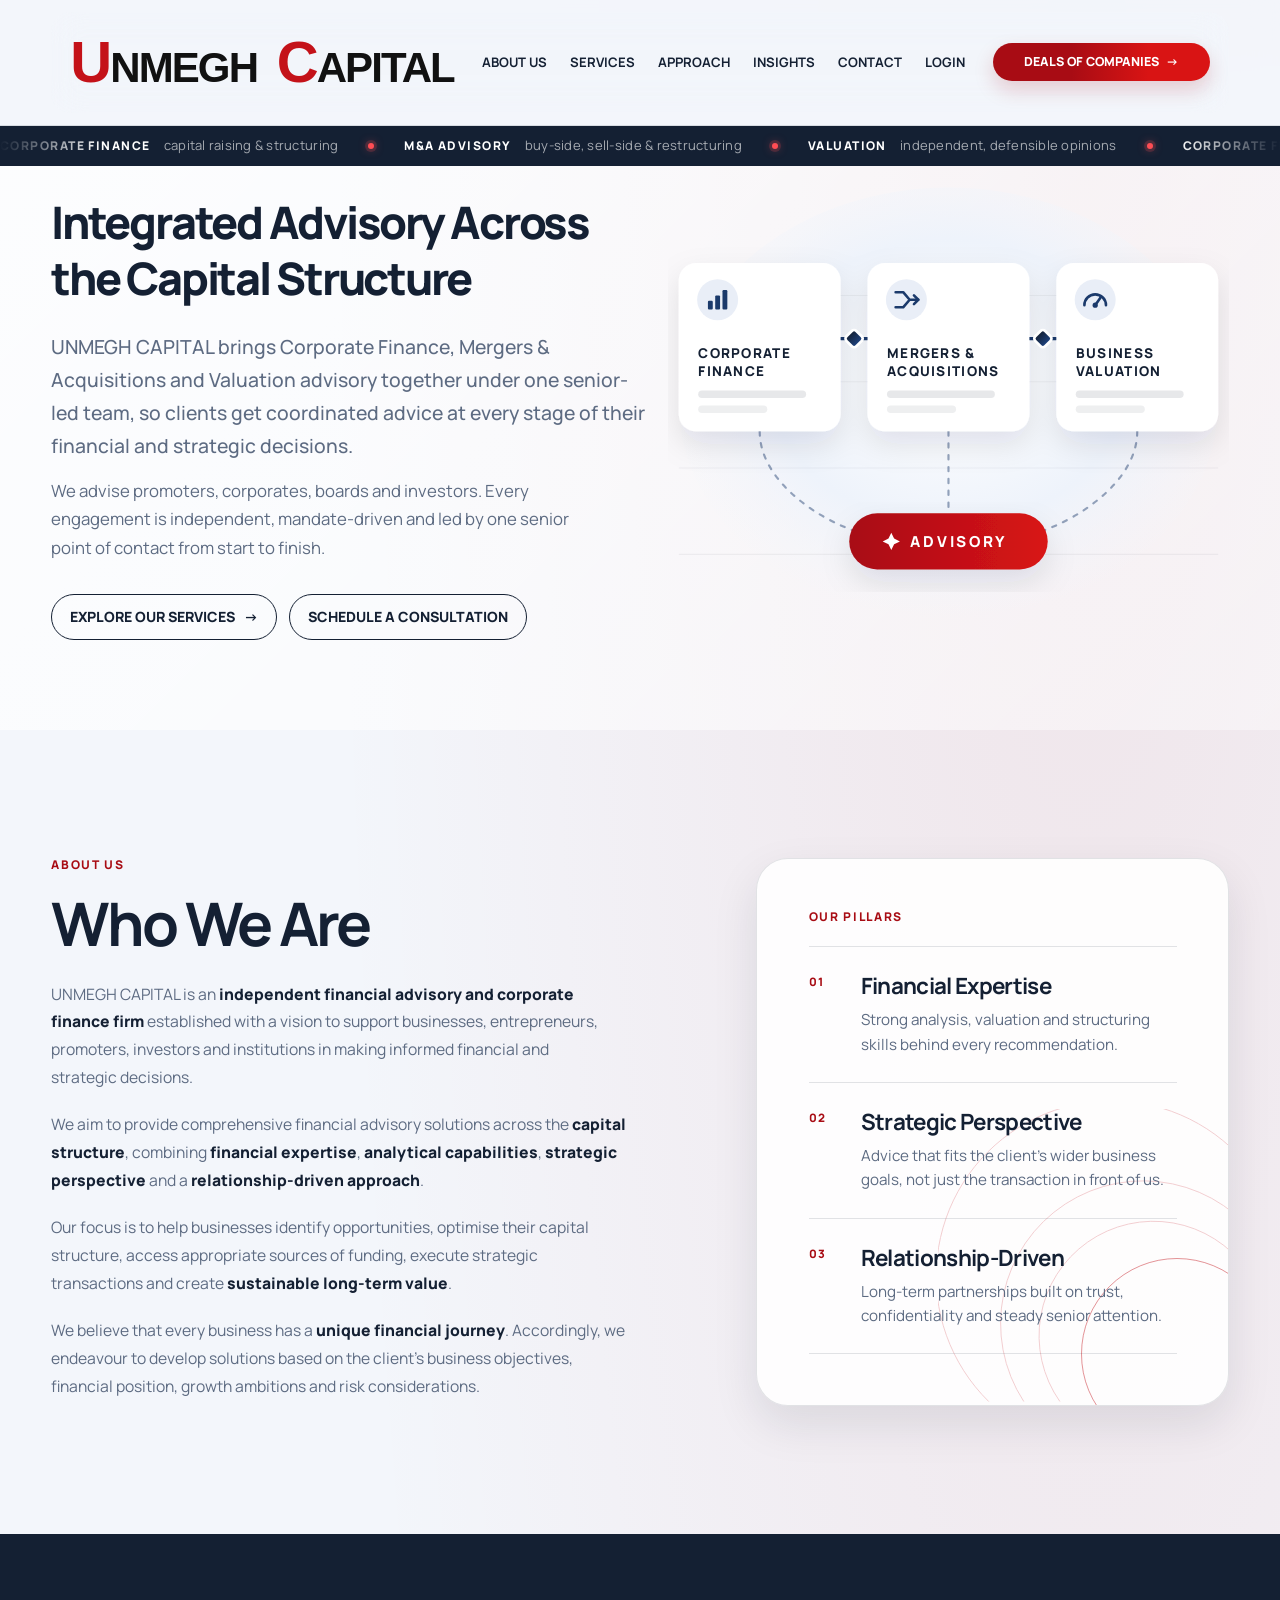
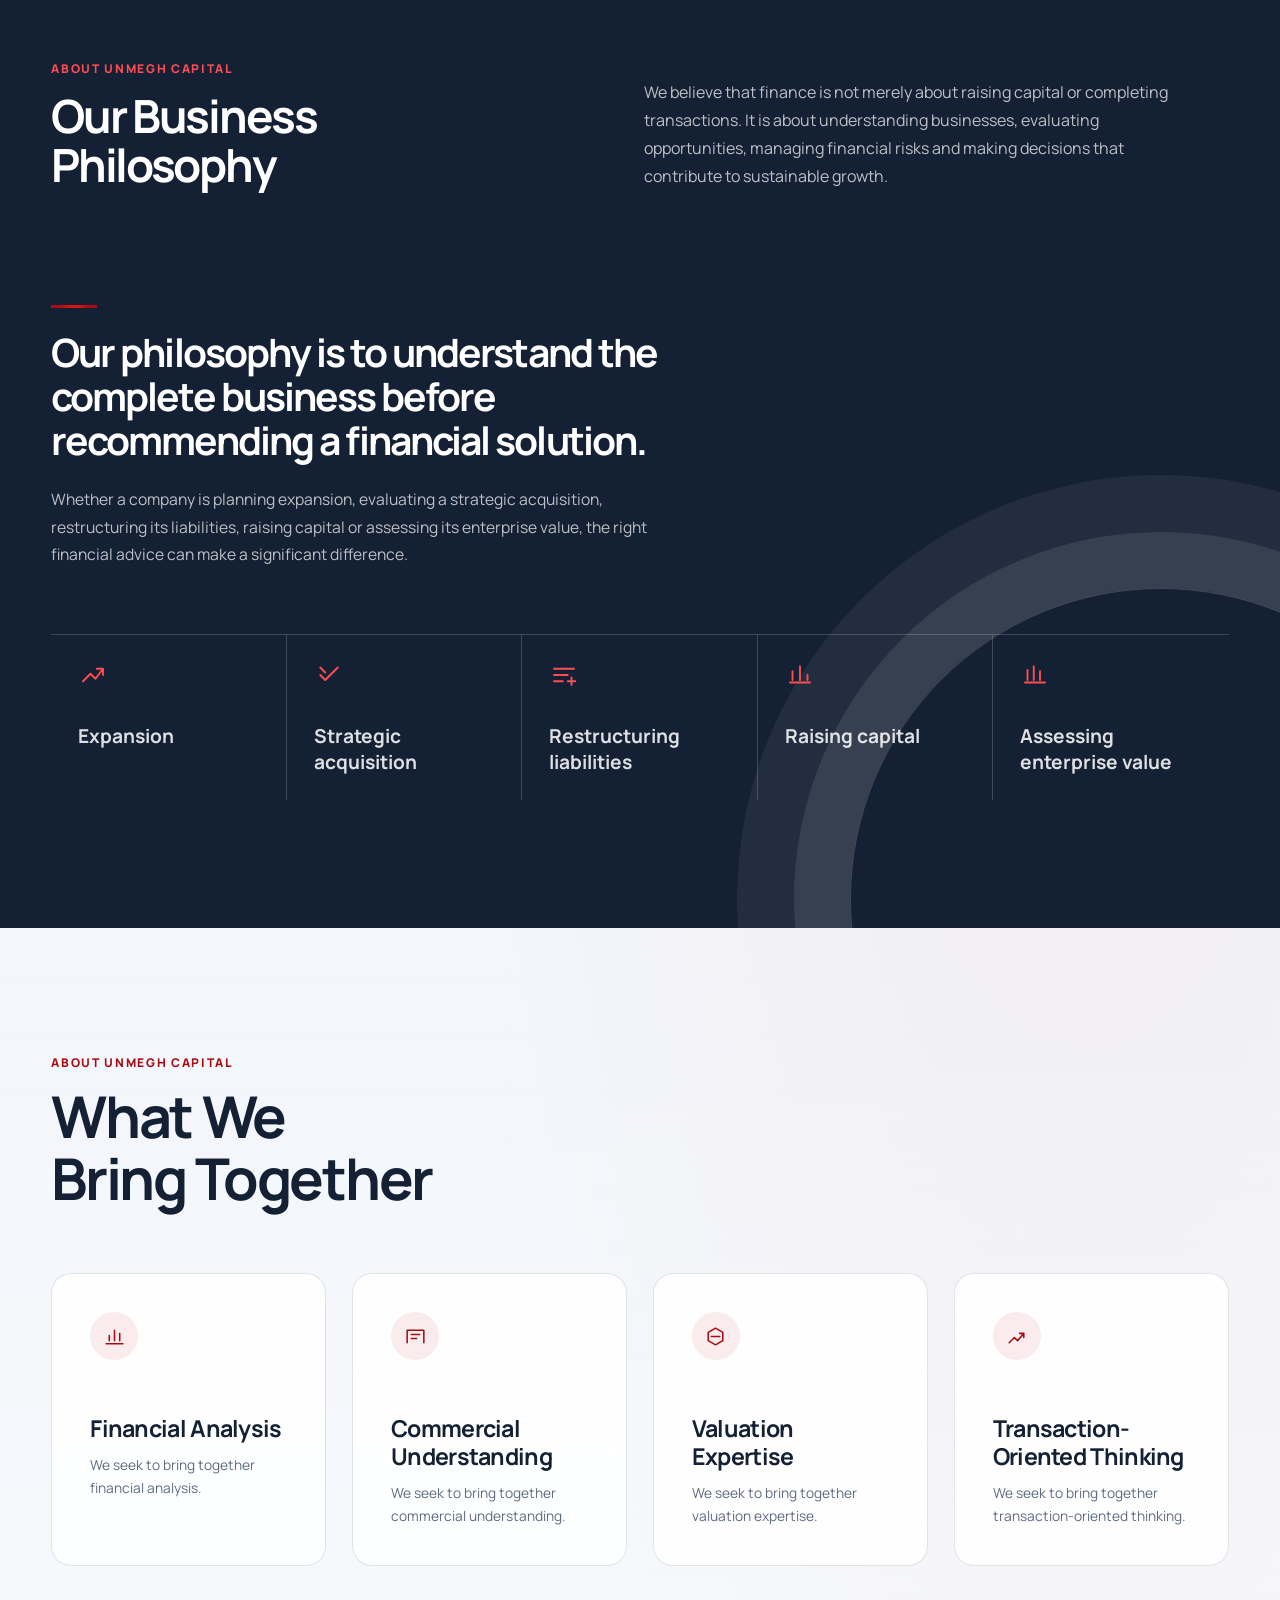
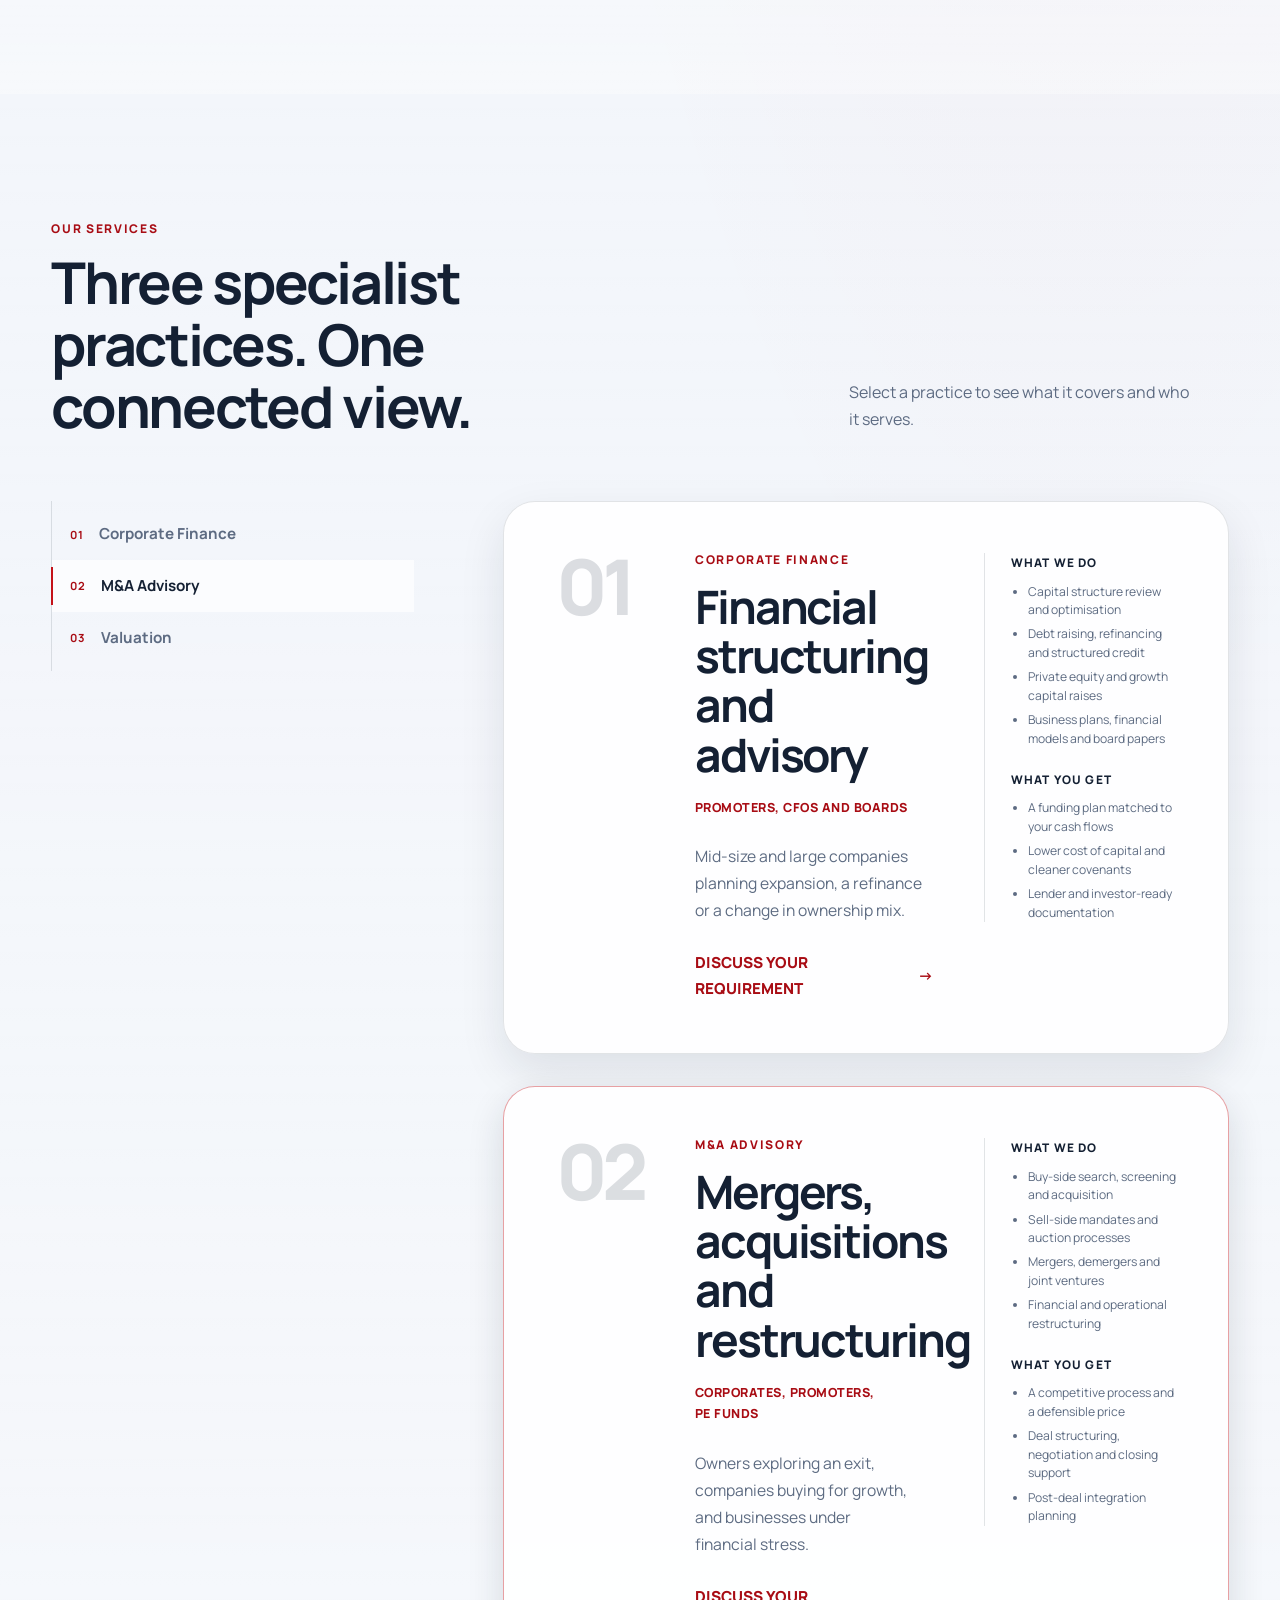
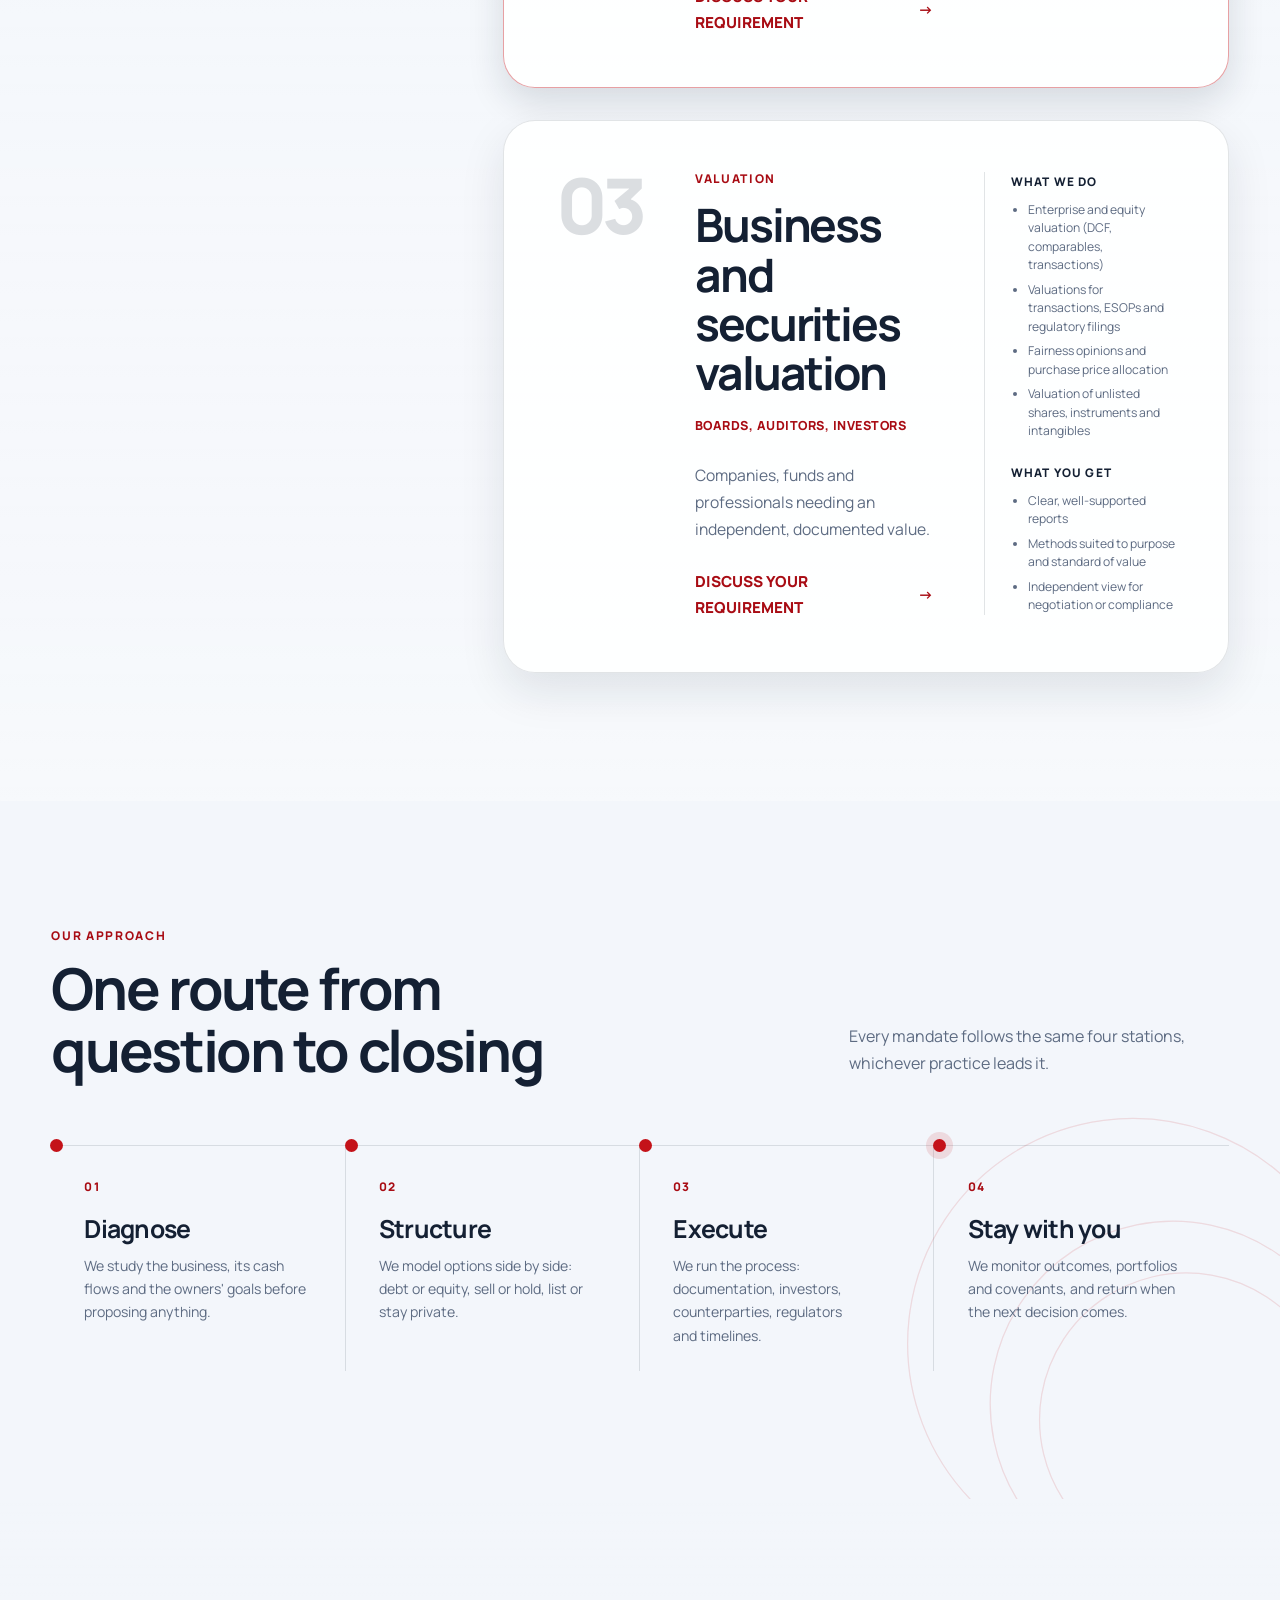
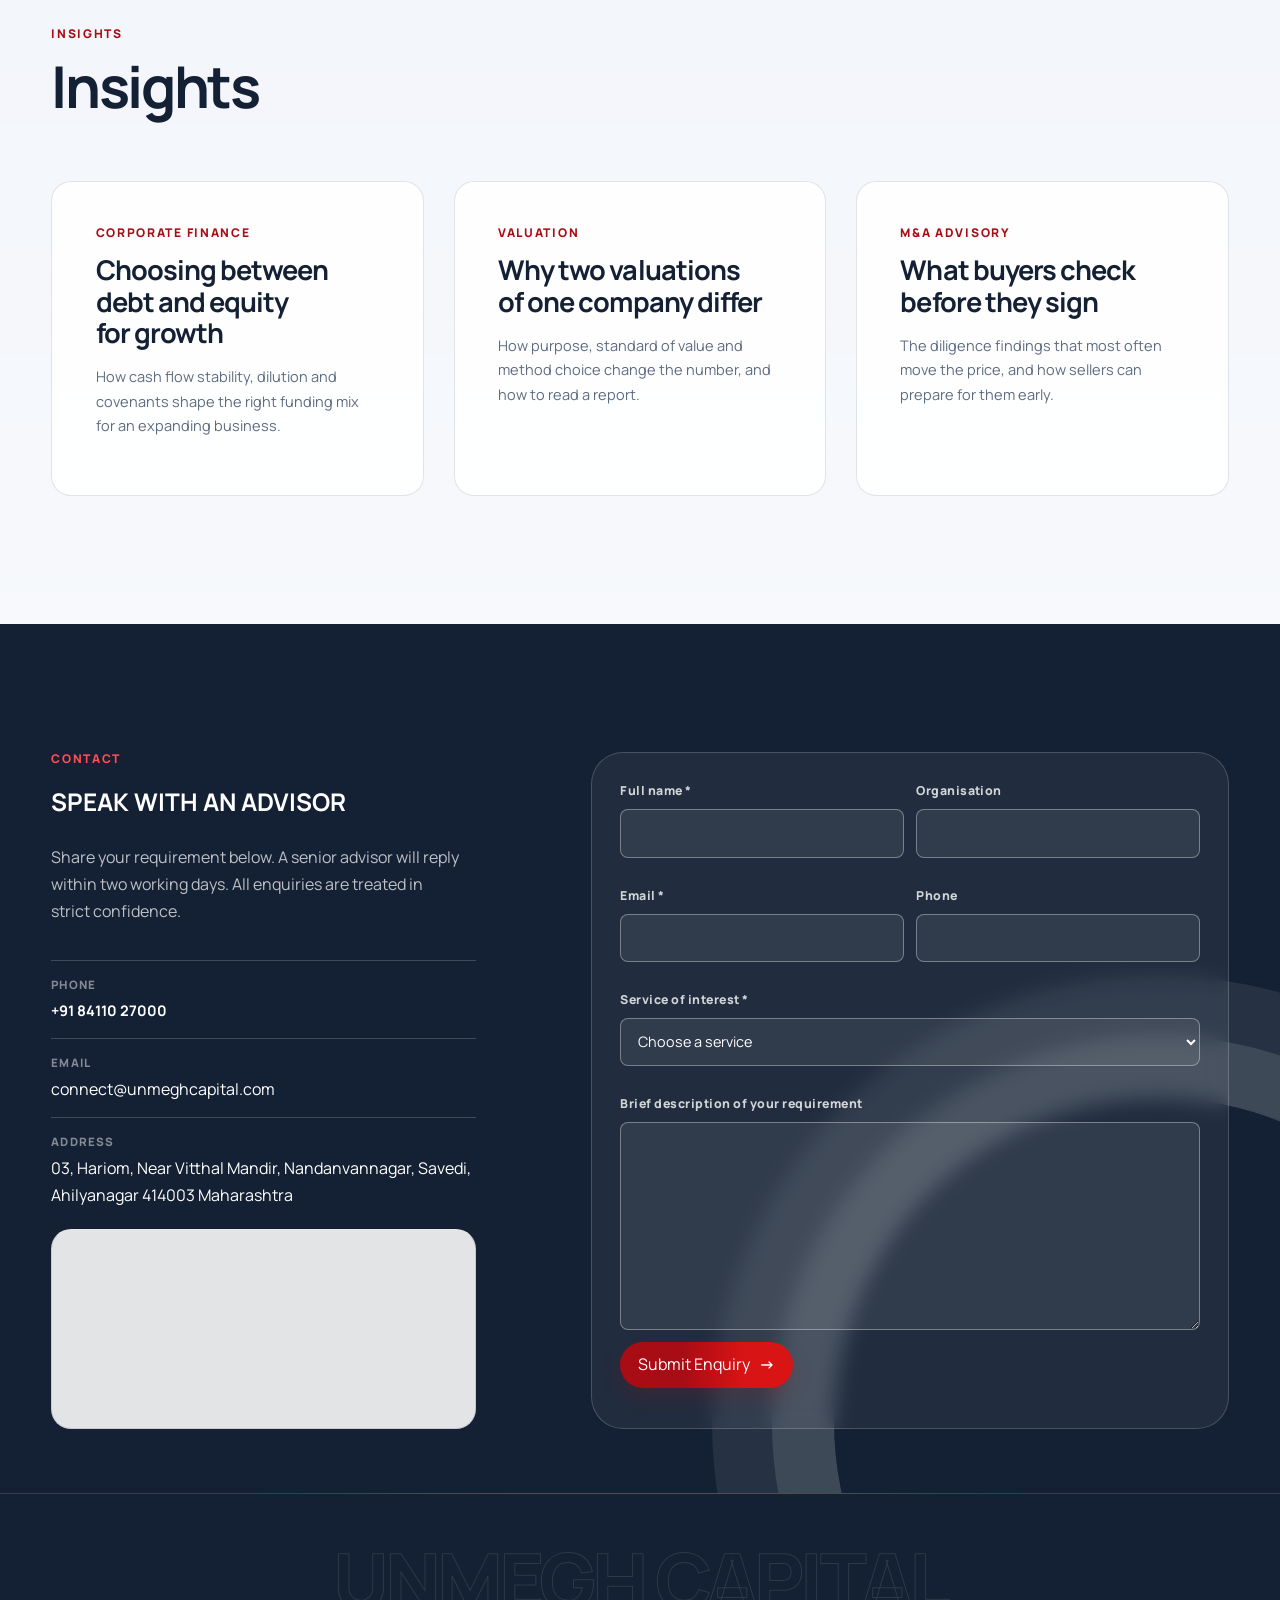
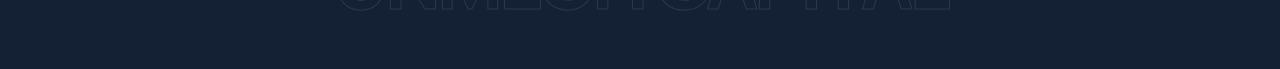
<file: index.html>
<!doctype html>
<html lang="en">
  <head>
    <meta charset="UTF-8" />
    <meta name="viewport" content="width=device-width, initial-scale=1.0" />
    <meta name="description" content="Independent corporate finance, M&amp;A and valuation advisory." />
    <title>UNMEGH CAPITAL</title>
    <link rel="preconnect" href="https://fonts.googleapis.com" />
    <link rel="preconnect" href="https://fonts.gstatic.com" crossorigin />
    <link href="https://fonts.googleapis.com/css2?family=Manrope:wght@400;500;600;700;800&amp;display=swap" rel="stylesheet" />
    <link rel="stylesheet" href="css/style.css" />
  </head>
  <body class="motion-site" id="top">
    <a class="skip-link" href="#main-content">Skip to content</a>

    <svg class="thread" viewBox="0 0 2 1000" preserveAspectRatio="none" aria-hidden="true">
      <path d="M1 0V1000" pathLength="1" />
    </svg>

    <header class="motion-header" id="page-header">
      <div class="motion-header__inner shell">
        <a class="wordmark" href="#top" aria-label="UNMEGH CAPITAL home"> <span>U</span>NMEGH &nbsp; <span>C</span>APITAL</a>
        <button class="menu-toggle" type="button" aria-expanded="false" aria-controls="site-menu">
          <span></span><span></span><span class="sr-only">Open navigation</span>
        </button>
        <nav class="motion-nav" id="site-menu" aria-label="Main navigation">
          <a href="#about">About Us</a>
          <a href="index.html#services">Services</a>
          <a href="#approach">Approach</a>
          <a href="#insights">Insights</a>
          <a href="#contact">Contact</a>
          <a href="#">Login</a>
          <a class="nav-extra" href="#">Deals of Companies</a>
        </nav>
        <a class="button button--primary header-cta" href="#">Deals of Companies <b aria-hidden="true">&rarr;</b></a>
      </div>
    </header>

    <main id="main-content">
      <section class="capability-marquee" aria-label="Our services">
        <div class="capability-marquee__track">
          <div><span><b>Corporate Finance</b> capital raising &amp; structuring</span><i></i><span><b>M&amp;A Advisory</b> buy-side, sell-side &amp; restructuring</span><i></i><span><b>Valuation</b> independent, defensible opinions</span><i></i><span><b>Corporate Finance</b> capital raising &amp; structuring</span><i></i><span><b>M&amp;A Advisory</b> buy-side, sell-side &amp; restructuring</span><i></i><span><b>Valuation</b> independent, defensible opinions</span><i></i></div>
          <div aria-hidden="true"><span><b>Corporate Finance</b> capital raising &amp; structuring</span><i></i><span><b>M&amp;A Advisory</b> buy-side, sell-side &amp; restructuring</span><i></i><span><b>Valuation</b> independent, defensible opinions</span><i></i><span><b>Corporate Finance</b> capital raising &amp; structuring</span><i></i><span><b>M&amp;A Advisory</b> buy-side, sell-side &amp; restructuring</span><i></i><span><b>Valuation</b> independent, defensible opinions</span><i></i></div>
        </div>
      </section>
      <section class="home-hero section" aria-labelledby="hero-title">
        <div class="shell home-hero__grid">
          <div class="home-hero__copy" data-reveal>
            <!-- <p class="eyebrow">UNMEGH CAPITAL</p> -->
            <h1 id="hero-title">Integrated Advisory Across the Capital Structure</h1>
            <p>UNMEGH CAPITAL brings Corporate Finance, Mergers &amp; Acquisitions and Valuation advisory together under one senior-led team, so clients get coordinated advice at every stage of their financial and strategic decisions.</p>
            <p class="home-hero__support">We advise promoters, corporates, boards and investors. Every engagement is independent, mandate-driven and led by one senior point of contact from start to finish.</p>
            <div class="home-hero__actions">
              <a class="button button--outline" href="#services">Explore Our Services <b aria-hidden="true">&rarr;</b></a>
              <a class="button button--outline" href="#contact">Schedule a Consultation</a>
            </div>
          </div>
          <div class="home-hero__side" data-reveal>
            <svg class="hero-illustration" viewBox="0 0 520 440" role="img" aria-label="Illustration of UNMEGH CAPITAL's three practices, Corporate Finance, Mergers &amp; Acquisitions and Business Valuation, connected through one advisory team">
              <defs>
                <radialGradient id="hi-glow" cx="50%" cy="45%" r="55%">
                  <stop offset="0" stop-color="#ffffff" />
                  <stop offset=".6" stop-color="#eef3fb" />
                  <stop offset="1" stop-color="#f3f6fb" stop-opacity="0" />
                </radialGradient>
                <linearGradient id="hi-badge" x1="0" y1="0" x2="1" y2="0">
                  <stop offset="0" stop-color="#a80c14" />
                  <stop offset="1" stop-color="#d91414" />
                </linearGradient>
                <linearGradient id="hi-red" x1="0" y1="0" x2="1" y2="0">
                  <stop offset="0" stop-color="#142033" />
                  <stop offset="1" stop-color="#1f4482" />
                </linearGradient>
                <filter id="hi-shadow" x="-20%" y="-20%" width="140%" height="160%">
                  <feDropShadow dx="0" dy="12" stdDeviation="14" flood-color="#142033" flood-opacity=".10" />
                </filter>
              </defs>
              <ellipse cx="260" cy="220" rx="250" ry="200" fill="url(#hi-glow)" />
              <g stroke="#142033" stroke-opacity=".05">
                <path d="M10 120H510M10 200H510M10 280H510M10 360H510" />
              </g>
              <g fill="none" stroke="#1b3a6b" stroke-opacity=".45" stroke-width="2" stroke-dasharray="4 7" stroke-linecap="round">
                <path d="M85 246C85 300 160 340 196 344" />
                <path d="M260 246V320" />
                <path d="M435 246C435 300 360 340 324 344" />
              </g>
              <path class="hero-illustration__line" d="M160 160H185M335 160H360" fill="none" stroke="#1b3a6b" stroke-width="3" stroke-linecap="round" />
              <g filter="url(#hi-shadow)">
                <rect x="10" y="90" width="150" height="156" rx="16" fill="#ffffff" />
                <rect x="185" y="90" width="150" height="156" rx="16" fill="#ffffff" />
                <rect x="360" y="90" width="150" height="156" rx="16" fill="#ffffff" />
              </g>
              <circle class="hero-illustration__pulse" cx="172.5" cy="160" r="7" fill="#1b3a6b" />
              <circle class="hero-illustration__pulse" cx="347.5" cy="160" r="7" fill="#1b3a6b" />
              <rect x="166" y="153.5" width="13" height="13" rx="3" fill="url(#hi-red)" stroke="#ffffff" stroke-width="2.5" transform="rotate(45 172.5 160)" />
              <rect x="341" y="153.5" width="13" height="13" rx="3" fill="url(#hi-red)" stroke="#ffffff" stroke-width="2.5" transform="rotate(45 347.5 160)" />
              <g>
                <circle cx="46" cy="124" r="19" fill="#e9eef7" /><g fill="#1b3a6b"><rect x="37" y="125" width="4.5" height="8" rx="1" /><rect x="43.75" y="120" width="4.5" height="13" rx="1" /><rect x="50.5" y="115" width="4.5" height="18" rx="1" /></g>
                <g class="hero-card-label" fill="#142033" font-size="12.5" font-weight="800" letter-spacing="1.2"><text x="28" y="178">CORPORATE</text><text x="28" y="195">FINANCE</text></g>
                <rect x="28" y="208" width="100" height="7" rx="3.5" fill="#142033" fill-opacity=".1" />
                <rect x="28" y="222" width="64" height="7" rx="3.5" fill="#142033" fill-opacity=".07" />
              </g><g>
                <circle cx="221" cy="124" r="19" fill="#e9eef7" /><g fill="none" stroke="#1b3a6b" stroke-width="2.4" stroke-linecap="round" stroke-linejoin="round"><path d="M211 117h7l6 7M211 131h7l6-7h8" /><path d="M228 120l4 4-4 4" /></g>
                <g class="hero-card-label" fill="#142033" font-size="12.5" font-weight="800" letter-spacing="1.2"><text x="203" y="178">MERGERS &amp;</text><text x="203" y="195">ACQUISITIONS</text></g>
                <rect x="203" y="208" width="100" height="7" rx="3.5" fill="#142033" fill-opacity=".1" />
                <rect x="203" y="222" width="64" height="7" rx="3.5" fill="#142033" fill-opacity=".07" />
              </g><g>
                <circle cx="396" cy="124" r="19" fill="#e9eef7" /><g fill="none" stroke="#1b3a6b" stroke-width="2.4" stroke-linecap="round"><path d="M386 129a10 10 0 0 1 20 0" /><path d="M396 129l5-7" /></g><circle cx="396" cy="129" r="2.4" fill="#1b3a6b" />
                <g class="hero-card-label" fill="#142033" font-size="12.5" font-weight="800" letter-spacing="1.2"><text x="378" y="178">BUSINESS</text><text x="378" y="195">VALUATION</text></g>
                <rect x="378" y="208" width="100" height="7" rx="3.5" fill="#142033" fill-opacity=".1" />
                <rect x="378" y="222" width="64" height="7" rx="3.5" fill="#142033" fill-opacity=".07" />
              </g>
              <g filter="url(#hi-shadow)">
                <rect x="168" y="322" width="184" height="52" rx="26" fill="url(#hi-badge)" />
              </g>
              <path d="M207 340l2.6 5.4 5.4 2.6-5.4 2.6-2.6 5.4-2.6-5.4-5.4-2.6 5.4-2.6z" fill="#ffffff" />
              <text x="270" y="353" fill="#ffffff" font-size="14" font-weight="800" letter-spacing="2.5" text-anchor="middle">ADVISORY</text>
            </svg>
          </div>
        </div>
      </section>

      <section class="about-intro section" id="about" aria-labelledby="who-we-are-title">
        <div class="shell about-intro__grid">
          <div class="about-copy" data-reveal>
             <div><p class="eyebrow">About Us<h1></h1></p></div>
            <h2 id="who-we-are-title">Who We Are</h2>
            <p>UNMEGH CAPITAL is an <strong>independent financial advisory and corporate finance firm</strong> established with a vision to support businesses, entrepreneurs, promoters, investors and institutions in making informed financial and strategic decisions.</p>
            <p>We aim to provide comprehensive financial advisory solutions across the <strong>capital structure</strong>, combining <strong>financial expertise</strong>, <strong>analytical capabilities</strong>, <strong>strategic perspective</strong> and a <strong>relationship-driven approach</strong>.</p>
            <p>Our focus is to help businesses identify opportunities, optimise their capital structure, access appropriate sources of funding, execute strategic transactions and create <strong>sustainable long-term value</strong>.</p>
            <p>We believe that every business has a <strong>unique financial journey</strong>. Accordingly, we endeavour to develop solutions based on the client's business objectives, financial position, growth ambitions and risk considerations.</p>
          </div>

          <aside class="about-pillar-panel" aria-labelledby="pillars-title" data-reveal>
            <svg class="about-pillar-panel__arcs" viewBox="0 0 400 400" aria-hidden="true"><path d="M52 300A180 180 0 1 1 349 115M88 300A145 145 0 1 1 333 140M125 300A110 110 0 1 1 317 165" /></svg>
            <p class="eyebrow about-pillar-panel__title" id="pillars-title">Our Pillars</p>
            <ul class="about-pillar-list">
              <li><span aria-hidden="true">01</span><div><strong>Financial Expertise</strong><p>Strong analysis, valuation and structuring skills behind every recommendation.</p></div></li>
              <li><span aria-hidden="true">02</span><div><strong>Strategic Perspective</strong><p>Advice that fits the client's wider business goals, not just the transaction in front of us.</p></div></li>
              <li><span aria-hidden="true">03</span><div><strong>Relationship-Driven</strong><p>Long-term partnerships built on trust, confidentiality and steady senior attention.</p></div></li>
            </ul>
          </aside>
        </div>
      </section>

      <section class="about-philosophy section section--dark" aria-labelledby="philosophy-title">
        <div class="shell">
          <div class="about-philosophy__intro" data-reveal>
            <div>
              <p class="eyebrow">About UNMEGH CAPITAL</p>
              <h2 id="philosophy-title">Our Business Philosophy</h2>
            </div>
            <p>We believe that finance is not merely about raising capital or completing transactions. It is about understanding businesses, evaluating opportunities, managing financial risks and making decisions that contribute to sustainable growth.</p>
          </div>
          <blockquote class="about-quote" data-reveal>Our philosophy is to understand the complete business before recommending a financial solution.</blockquote>
          <p class="about-philosophy__context" data-reveal>Whether a company is planning expansion, evaluating a strategic acquisition, restructuring its liabilities, raising capital or assessing its enterprise value, the right financial advice can make a significant difference.</p>
          <ul class="scenario-grid" aria-label="Business scenarios">
            <li data-reveal><svg viewBox="0 0 24 24" aria-hidden="true"><path d="M4 17 10 11l4 4 6-8M15 7h5v5" /></svg><span>Expansion</span></li>
            <li data-reveal><svg viewBox="0 0 24 24" aria-hidden="true"><path d="m5 12 4 4L19 6M5 6l4 4" /></svg><span>Strategic acquisition</span></li>
            <li data-reveal><svg viewBox="0 0 24 24" aria-hidden="true"><path d="M4 7h16M4 12h11M4 17h7M18 14v6m-3-3h6" /></svg><span>Restructuring liabilities</span></li>
            <li data-reveal><svg viewBox="0 0 24 24" aria-hidden="true"><path d="M4 18h16M6 16V9m6 7V5m6 11v-4" /></svg><span>Raising capital</span></li>
            <li data-reveal><svg viewBox="0 0 24 24" aria-hidden="true"><path d="M4 18h16M6 16V8m5 8V5m5 11v-7" /></svg><span>Assessing enterprise value</span></li>
          </ul>
        </div>
      </section>

      <section class="about-strengths section" aria-labelledby="strengths-title">
        <div class="shell">
          <div class="section-heading" data-reveal>
            <div><p class="eyebrow">About UNMEGH CAPITAL</p><h2 id="strengths-title">What We Bring Together</h2></div>
          </div>
          <div class="strength-grid">
            <article data-reveal><span class="strength-icon"><svg viewBox="0 0 24 24" aria-hidden="true"><path d="M4 19h16M7 16v-5m5 5V6m5 10V9" /></svg></span><h3>Financial Analysis</h3><p>We seek to bring together financial analysis.</p></article>
            <article data-reveal><span class="strength-icon"><svg viewBox="0 0 24 24" aria-hidden="true"><path d="M4 18V6h16v12M8 10h8M8 14h5" /></svg></span><h3>Commercial Understanding</h3><p>We seek to bring together commercial understanding.</p></article>
            <article data-reveal><span class="strength-icon"><svg viewBox="0 0 24 24" aria-hidden="true"><path d="M12 4 5 8v8l7 4 7-4V8l-7-4Zm-4 8h8" /></svg></span><h3>Valuation Expertise</h3><p>We seek to bring together valuation expertise.</p></article>
            <article data-reveal><span class="strength-icon"><svg viewBox="0 0 24 24" aria-hidden="true"><path d="M5 18 10 13l3 3 6-7M15 9h4v4" /></svg></span><h3>Transaction-Oriented Thinking</h3><p>We seek to bring together transaction-oriented thinking.</p></article>
          </div>
        </div>
      </section>


      <!-- <section class="capability-marquee" aria-label="Our services">
        <div class="capability-marquee__track">
          <div>Corporate Finance <i>&#9670;</i> M&amp;A Advisory <i>&#9670;</i> Valuation <i>&#9670;</i> Corporate Finance <i>&#9670;</i> M&amp;A Advisory <i>&#9670;</i> Valuation <i>&#9670;</i></div>
          <div aria-hidden="true">Corporate Finance <i>&#9670;</i> M&amp;A Advisory <i>&#9670;</i> Valuation <i>&#9670;</i> Corporate Finance <i>&#9670;</i> M&amp;A Advisory <i>&#9670;</i> Valuation <i>&#9670;</i></div>
        </div>
      </section> -->

      <section class="businesses section" id="services" aria-labelledby="services-title">
        <div class="shell">
          <div class="section-heading" data-reveal>
            <div><p class="eyebrow">Our services</p><h2 id="services-title">Three specialist practices. One connected view.</h2></div>
            <p>Select a practice to see what it covers and who it serves.</p>
          </div>
          <div class="business-layout">
            <div class="business-index" role="tablist" aria-label="UNMEGH CAPITAL practices">
              <button role="tab" aria-selected="true" aria-controls="business-0" data-business-index="0"><em>01</em> Corporate Finance</button>
              <button role="tab" aria-selected="false" aria-controls="business-1" data-business-index="1"><em>02</em> M&amp;A Advisory</button>
              <button role="tab" aria-selected="false" aria-controls="business-2" data-business-index="2"><em>03</em> Valuation</button>
            </div>
            <div class="business-stage">
              <div class="business-panels">
                <article class="business-panel is-active" id="business-0" role="tabpanel" data-business-panel="0">
                  <span class="business-panel__number">01</span>
                  <div class="practice-copy"><p class="eyebrow">Corporate Finance</p><h3>Financial structuring and advisory</h3><p class="practice-client">Promoters, CFOs and boards</p><p>Mid-size and large companies planning expansion, a refinance or a change in ownership mix.</p><a class="text-link" href="#contact" data-service="corporate-finance" aria-label="Discuss your Corporate Finance requirement">Discuss Your Requirement <b aria-hidden="true">&rarr;</b></a></div>
                  <div class="practice-details"><div><h4>What we do</h4><ul><li>Capital structure review and optimisation</li><li>Debt raising, refinancing and structured credit</li><li>Private equity and growth capital raises</li><li>Business plans, financial models and board papers</li></ul></div><div><h4>What you get</h4><ul><li>A funding plan matched to your cash flows</li><li>Lower cost of capital and cleaner covenants</li><li>Lender and investor-ready documentation</li></ul></div></div>
                </article>
                <article class="business-panel" id="business-1" role="tabpanel" data-business-panel="1">
                  <span class="business-panel__number">02</span>
                  <div class="practice-copy"><p class="eyebrow">M&amp;A Advisory</p><h3>Mergers, acquisitions and restructuring</h3><p class="practice-client">Corporates, promoters, PE funds</p><p>Owners exploring an exit, companies buying for growth, and businesses under financial stress.</p><a class="text-link" href="#contact" data-service="ma-advisory" aria-label="Discuss your M&amp;A Advisory requirement">Discuss Your Requirement <b aria-hidden="true">&rarr;</b></a></div>
                  <div class="practice-details"><div><h4>What we do</h4><ul><li>Buy-side search, screening and acquisition</li><li>Sell-side mandates and auction processes</li><li>Mergers, demergers and joint ventures</li><li>Financial and operational restructuring</li></ul></div><div><h4>What you get</h4><ul><li>A competitive process and a defensible price</li><li>Deal structuring, negotiation and closing support</li><li>Post-deal integration planning</li></ul></div></div>
                </article>
                <article class="business-panel" id="business-2" role="tabpanel" data-business-panel="2">
                  <span class="business-panel__number">03</span>
                  <div class="practice-copy"><p class="eyebrow">Valuation</p><h3>Business and securities valuation</h3><p class="practice-client">Boards, auditors, investors</p><p>Companies, funds and professionals needing an independent, documented value.</p><a class="text-link" href="#contact" data-service="valuation" aria-label="Discuss your Valuation requirement">Discuss Your Requirement <b aria-hidden="true">&rarr;</b></a></div>
                  <div class="practice-details"><div><h4>What we do</h4><ul><li>Enterprise and equity valuation (DCF, comparables, transactions)</li><li>Valuations for transactions, ESOPs and regulatory filings</li><li>Fairness opinions and purchase price allocation</li><li>Valuation of unlisted shares, instruments and intangibles</li></ul></div><div><h4>What you get</h4><ul><li>Clear, well-supported reports</li><li>Methods suited to purpose and standard of value</li><li>Independent view for negotiation or compliance</li></ul></div></div>
                </article>
              </div>
              <div class="business-steps" aria-hidden="true"><span></span><span></span><span></span></div>
            </div>
          </div>
        </div>
      </section>

      <section class="approach section" id="approach" aria-labelledby="approach-title">
        <div class="shell">
          <div class="section-heading" data-reveal>
            <div><p class="eyebrow">Our approach</p><h2 id="approach-title">One route from question to closing</h2></div>
            <p>Every mandate follows the same four stations, whichever practice leads it.</p>
          </div>
          <div class="route-grid">
            <article data-reveal><span>01</span><h3>Diagnose</h3><p>We study the business, its cash flows and the owners' goals before proposing anything.</p></article>
            <article data-reveal><span>02</span><h3>Structure</h3><p>We model options side by side: debt or equity, sell or hold, list or stay private.</p></article>
            <article data-reveal><span>03</span><h3>Execute</h3><p>We run the process: documentation, investors, counterparties, regulators and timelines.</p></article>
            <article data-reveal><span>04</span><h3>Stay with you</h3><p>We monitor outcomes, portfolios and covenants, and return when the next decision comes.</p></article>
          </div>
        </div>
        <svg class="watermark watermark--approach" viewBox="0 0 400 400" aria-hidden="true"><path d="M52 300A180 180 0 1 1 349 115M88 300A145 145 0 1 1 333 140M125 300A110 110 0 1 1 317 165" /></svg>
      </section>

      <section class="insights section" id="insights" aria-labelledby="insights-title">
        <div class="shell">
          <div class="section-heading" data-reveal><div><p class="eyebrow">Insights</p><h2 id="insights-title">Insights</h2></div></div>
          <div class="insight-grid">
            <article data-reveal><p class="eyebrow">Corporate finance</p><h3>Choosing between debt and equity for growth</h3><p>How cash flow stability, dilution and covenants shape the right funding mix for an expanding business.</p></article>
            <article data-reveal><p class="eyebrow">Valuation</p><h3>Why two valuations of one company differ</h3><p>How purpose, standard of value and method choice change the number, and how to read a report.</p></article>
            <article data-reveal><p class="eyebrow">M&amp;A advisory</p><h3>What buyers check before they sign</h3><p>The diligence findings that most often move the price, and how sellers can prepare for them early.</p></article>
          </div>
        </div>
      </section>

      <section class="contact section section--dark" id="contact" aria-labelledby="contact-title">
        <div class="shell contact-grid">
          <div class="contact-copy" data-reveal>
            <p class="eyebrow">Contact</p><h2 id="contact-title">SPEAK WITH AN ADVISOR</h2>
            <p>Share your requirement below. A senior advisor will reply within two working days. All enquiries are treated in strict confidence.</p>
            <dl class="contact-details"><div><dt>Phone</dt><dd><a href="tel:+918411027000">+91 84110 27000</a></dd></div><div><dt>Email</dt><dd>connect@unmeghcapital.com</dd></div><div><dt>Address</dt><dd>
              03, Hariom, Near Vitthal Mandir, Nandanvannagar, Savedi, Ahilyanagar 414003 Maharashtra
              <section class="contact-map">
  <div class="contact-map__container">
    <iframe
      src="https://www.google.com/maps/embed?pb=!1m17!1m12!1m3!1d17501.09181695616!2d74.72070186121489!3d19.149651890731576!2m3!1f0!2f0!3f0!3m2!1i1024!2i768!4f13.1!3m2!1m1!2s!5e1!3m2!1sen!2sin!4v1795507110536!5m2!1sen!2sin"
      width="600"
      height="450"
      style="border:0;"
      allowfullscreen=""
      loading="lazy"
      referrerpolicy="strict-origin-when-cross-origin">
    </iframe>
  </div>
</section></dd></div></dl>
          </div>
          <form class="contact-form" id="contact-form" novalidate data-reveal>
            <div><label for="f-name">Full name *</label><input id="f-name" name="name" autocomplete="name" required /><p class="form-error" id="e-name"></p></div>
            <div><label for="f-org">Organisation</label><input id="f-org" name="org" autocomplete="organization" /></div>
            <div><label for="f-email">Email *</label><input id="f-email" name="email" type="email" autocomplete="email" required /><p class="form-error" id="e-email"></p></div>
            <div><label for="f-phone">Phone</label><input id="f-phone" name="phone" type="tel" autocomplete="tel" /></div>
            <div class="contact-form__full"><label for="f-svc">Service of interest *</label><select id="f-svc" name="svc" required><option value="">Choose a service</option><option value="corporate-finance">Corporate Finance</option><option value="ma-advisory">M&amp;A Advisory</option><option value="valuation">Valuation</option><option value="other">Not sure yet</option></select><p class="form-error" id="e-svc"></p></div>
            <div class="contact-form__full contact-form__message"><label for="f-msg">Brief description of your requirement</label><textarea id="f-msg" name="msg"></textarea></div>
            <div class="contact-form__full"><button class="button button--primary" type="submit">Submit Enquiry <b aria-hidden="true">&rarr;</b></button></div>
            <p class="form-message contact-form__full" id="form-message" role="status"></p>
          </form>
        </div>
      </section>
    </main>

    <footer class="site-footer">
      <div class="shell footer-grid">
        <!-- <div class="footer-brand"><a class="wordmark wordmark--light" href="#top">UNMEGH<span></span>CAPITAL</a><p>Independent corporate finance, M&amp;A and valuation advisory.</p><p><a href="mailto:connect@unmeghcapital.com">connect@unmeghcapital.com</a><br /><a href="tel:+918411027000">+91 84110 27000</a><br /><a href="https://www.unmeghcapital.com">www.unmeghcapital.com</a></p></div>
        <div><h2>Services</h2><a href="#services" data-service="corporate-finance">Corporate Finance</a><a href="#services" data-service="ma-advisory">M&amp;A Advisory</a><a href="#services" data-service="valuation">Valuation</a></div>
        <div><h2>Firm</h2><a href="about.html">About Us</a><a href="#approach">Approach</a><a href="#insights">Insights</a><a href="#contact">Contact</a></div>
      </div>
      <div class="shell footer-legal"><p>&copy; 2026 UNMEGH CAPITAL.</p><a class="back-to-top" href="#top" aria-label="Back to top">&uarr;</a></div> -->
      <div class="footer-ghost" aria-hidden="true">UNMEGH CAPITAL</div>
    </footer>

    <script type="module" src="js/main.js"></script>
  </body>
</html>
</file>
<file: css/style.css>
:root {
  --bg: #f3f6fb;
  --surface: rgba(255, 255, 255, 0.88);
  --surface-strong: #ffffff;
  --text: #142033;
  --muted: #5d6b82;
  --logo:#111111;
  --line: rgba(20, 32, 51, 0.12);
  --accent: #c41219;
  --accent-mid: #d91414;
  --accent-light: #ff4d54;
  --accent-dark: #a80c14;
  --accent-gradient: linear-gradient(90deg,rgba(168, 12, 20, 1) 20%, rgba(217, 20, 20, 1) 40%, rgba(217, 20, 20, 1) 60%, rgba(168, 12, 20, 1) 80%);
  --shadow: 0 18px 45px rgb(255, 230, 0);

}

* {
  box-sizing: border-box;
}

html {
  scroll-behavior: smooth;
}

body {
  margin: 0;
  font-family: "Manrope", sans-serif;
  color: var(--logo);
  background:
    radial-gradient(circle at top left, rgba(254, 6, 6, 0.296), transparent 28%)}

a {
  color: inherit;
  text-transform: uppercase;
  text-decoration: none;
}

.reveal {
  opacity: 0;
  transform: translateY(28px);
  transition:
    opacity 0.75s ease,
    transform 0.75s ease;
  transition-delay: var(--reveal-delay, 0s);

}

.reveal.is-visible {
  opacity: 1;
  transform: translateY(0);
}

.site-header {
  position: sticky;
  top: 0;
  z-index: 1000;
  padding: 18px 24px;
  backdrop-filter: blur(18px);
}

.navbar {
  max-width: 1180px;
  margin: 0 auto;
  padding: 16px 22px;
  display: flex;
  align-items: center;
  justify-content: space-between;
  gap: 20px;
  border: 1px solid var(--line);
  border-radius: 22px;
  background: var(--surface);
  box-shadow: var(--shadow);
}

.brand {
  display: flex;
  align-items: center;
  gap: 12px;
  min-width: 0;
}

.brand-text {
  font-size: 2rem;
  font-weight: 800;
  letter-spacing: 0.01em;
  white-space: nowrap;
}

.nav-links {
  list-style: none;
  display: flex;
  align-items: center;
  justify-content: center;
  gap: 28px;
  margin: 0;
  padding: 0;
  flex: 1;
  
}

.nav-links a {
  font-size: 0.96rem;
  font-weight: 600;
  color: var(--text);
}

.nav-cta {
  display: inline-flex;
  align-items: center;
  justify-content: center;
  min-height: 48px;
  padding: 0 22px;
  border-radius: 999px;
  background: var(--accent-gradient);
  color: #ffffff;
  font-size: 0.95rem;
  font-weight: 700;
  box-shadow: 0 10px 24px rgba(255, 80, 80, 0.633);
  text-transform: uppercase;

}

main {
  padding: -2px 24px 60px;
}

.hero {
  position: relative;
  isolation: isolate;
  overflow: hidden;
  max-width: 100wh;
  margin: 0 auto;
  min-height: calc(100vh - 120px);
  display: grid;
  grid-template-columns: 1.1fr 0.9fr;
  gap: 28px;
  align-items: center;
  padding: 40px 32px;
  border-radius: 32px;
}

.hero::before {
  content: "";
  position: absolute;
  inset: 0 auto auto 0;
  width: 100%;
  height: 90vh;
  background:
 linear-gradient(90deg,rgb(255, 208, 210) 28%, rgb(215, 26, 26) 50%, rgba(217, 20, 20, 1) 60%, rgba(168, 12, 20, 1) 80%), 
    url("images/bg-1.jpg") center/cover no-repeat;
  /*opacity: 0.5;*/
  z-index: 0;
  pointer-events: none;
}

.hero-content {
  position: relative;
  z-index: 1;
}

.hero-copy {
  padding: 24px 5px;
}

.eyebrow {
  margin: 0 0 14px;
  color: var(--accent-dark);
  font-size: 0.82rem;
  font-weight: 800;
  letter-spacing: 0.18em;
  text-transform: uppercase;
}

.hero h1 {
  margin: 0;
  max-width: 12ch;
  font-size: clamp(2.7rem, 6vw, 5rem);
  line-height: 0.96;
  letter-spacing: -0.05em;
}

.hero-text {
  max-width: 600px;
  margin: 22px 0 0;
  color: var(--muted);
  font-size: 1.05rem;
  line-height: 1.8;
}

.hero-card-wrap {
  display: flex;
}

.main-image {
  margin-top: 22px;
  max-width: 420px;
  border-radius: 18px;
  overflow: hidden;
  border: 1px solid rgba(255, 255, 255, 0.35);
  box-shadow: 0 18px 35px rgba(5, 16, 38, 0.35);
}

.main-image img {
  width: 100%;
  height: auto;
  display: block;
}

.feature-card {
  width: 80%;
  padding: 15px;
  border: 1px solid rgba(20, 32, 51, 0.08);
  border-radius: 28px;
  background:
    linear-gradient(180deg, rgba(255, 255, 255, 0.98) 0%, rgba(242, 248, 252, 0.98) 100%);
  box-shadow: var(--shadow);
}

.card-label {
  display: inline-block;
  margin-bottom: 16px;
  color: var(--accent-dark);
  font-size: 0.78rem;
  font-weight: 800;
  letter-spacing: 0.16em;
  text-transform: uppercase;
}

.feature-card h2 {
  margin: 0;
  font-size: clamp(2rem, 3vw, 2.8rem);
  line-height: 1.05;
  letter-spacing: -0.04em;
}

.feature-text {
  margin: 18px 0 0;
  max-width: 56ch;
  color: var(--muted);
  font-size: 1rem;
  line-height: 1.8;
}

.feature-points {
  margin-top: 28px;
  display: grid;
  gap: 18px;
}

.feature-point {
  display: grid;
  grid-template-columns: 56px 1fr;
  gap: 16px;
  align-items: start;
  padding: 12px;
  border-radius: 18px;
  background: rgba(255, 255, 255, 0.78);
  border: 1px solid rgba(20, 32, 51, 0.08);
}

.feature-icon {
  width: 56px;
  height: 56px;
  display: inline-flex;
  align-items: center;
  justify-content: center;
  border-radius: 16px;
  background: rgba(58, 124, 240, 0.12);
  color: var(--accent-dark);
}

.feature-icon svg {
  width: 26px;
  height: 26px;
  fill: none;
  stroke: currentColor;
  stroke-linecap: round;
  stroke-linejoin: round;
  stroke-width: 1.8;
}

.feature-point h3 {
  margin: 0 0 8px;
  font-size: 1.05rem;
}

.feature-point p {
  margin: 0;
  color: var(--muted);
  line-height: 1.7;
}

.reveal-section {
  min-height: 140vh;
  padding: 90px 24px 110px;
}

.gallery-section {
  min-height: auto;
}

.gallery-header {
  max-width: 1180px;
  margin: 0 auto 24px;
}

.gallery-header h2 {
  margin: 0 0 8px;
  font-size: clamp(1.8rem, 4vw, 2.8rem);
}

.gallery-header p {
  margin: 0;
  color: var(--muted);
}

.gallery-grid {
  max-width: 1180px;
  margin: 0 auto;
  display: grid;
  grid-template-columns: repeat(3, minmax(0, 1fr));
  gap: 18px;
}

.gallery-item {
  margin: 0;
  border-radius: 18px;
  overflow: hidden;
  border: 1px solid var(--line);
  background: #ffffff;
  box-shadow: var(--shadow);
}

.gallery-item img {
  width: 100%;
  height: 260px;
  object-fit: cover;
  display: block;
}

.reveal-panel {
  max-width: 1180px;
  margin: 0 auto;
  padding: 40px 32px;
  border-radius: 32px;
  background: linear-gradient(180deg, #11233f 0%, #1a3f72 100%);
  box-shadow: var(--shadow);
}

.reveal-kicker {
  margin: 0 0 18px;
  color: rgba(255, 255, 255, 0.72);
  font-size: 0.82rem;
  font-weight: 800;
  letter-spacing: 0.18em;
  text-transform: uppercase;
}

#reveal-text {
  margin: 0;
  max-width: 18ch;
  font-size: clamp(2.5rem, 5vw, 4.8rem);
  line-height: 1.08;
  letter-spacing: -0.05em;
}

.word {
  display: inline-block;
  margin-right: 0.3em;
  color: #333;
  transition: color 0.35s ease;
}

@media (max-width: 960px) {
  .navbar {
    flex-wrap: wrap;
    justify-content: center;
  }

  .brand,
  .nav-cta {
    width: 100%;
    justify-content: center;
  }

  .nav-links {
    order: 3;
    width: 100%;
    flex-wrap: wrap;
    gap: 18px 22px;
  }

  .hero {
    grid-template-columns: 1fr;
    padding: 28px 22px;
  }

  .hero h1,
  .hero-text {
    max-width: none;
  }

  .feature-card {
    padding: 24px;
  }

  .reveal-section {
    min-height: auto;
    padding-top: 70px;
    padding-bottom: 90px;
  }

  .gallery-grid {
    grid-template-columns: 1fr 1fr;
  }
}

@media (max-width: 640px) {
  .site-header,
  main {
    padding-left: 16px;
    padding-right: 16px;
  }

  .navbar {
    padding: 16px;
    border-radius: 18px;
  }

  .brand-text {
    font-size: 0.92rem;
    text-align: center;
    white-space: normal;
  }

  .nav-links {
    gap: 14px 18px;
  }

  .hero h1 {
    font-size: clamp(2.2rem, 12vw, 3.5rem);
  }

  .feature-point {
    grid-template-columns: 1fr;
  }

  .reveal-panel {
    padding: 28px 22px;
    border-radius: 24px;
  }

  .gallery-grid {
    grid-template-columns: 1fr;
  }
}

@media (prefers-reduced-motion: reduce) {
  .reveal,
  .reveal.is-visible {
    opacity: 1;
    transform: none;
    transition: none;
  }
}
.lightly{
  color: white;
}
#light{
  color: white;
}


/* index-2 */

.heros {
    position: relative;
    width: 100%;
    top: -110px;
    min-height: 100vh;
    overflow: hidden;
    background: #a80c14;
}

/* Background video */
.heros-video {
    position: absolute;
    top: -100px; /* Move video 100px upward */
    left: 0;
    inset: 0;
    width: 100%;
    height: calc(100% + 100px);
    object-fit: cover;
    object-position: center;
    z-index: 0;
}

/* Dark/red overlay */
.heros-overlay {
    position: absolute;
    inset: 0;
    background: linear-gradient(
        90deg,
        rgba(168, 12, 20, 0.15),
        rgba(168, 12, 20, 0.65)
    );
    z-index: 1;
}

/* Hero content */
.heros-content {
    position: relative;
    z-index: 2;
    min-height: 100vh;
    display: flex;
    flex-direction: column;
    justify-content: center;
    padding: 60px;
    color: white;
}

/* --------------------------------------------------------------------------
   Clarity in Motion — post-hero homepage continuation
   The rules below are intentionally namespaced so the completed hero can
   remain in place above this continuation.
   -------------------------------------------------------------------------- */
:root {
  --glow: rgba(196, 18, 25, 0.08);
  --shadow-soft: 0 18px 45px rgba(20, 32, 51, 0.10);
  --ease: cubic-bezier(0.22, 1, 0.36, 1);
  --r-sm: 12px;
  --r-md: 20px;
  --r-lg: 32px;
  --r-pill: 999px;
  --page-progress: 0;
}

html { scroll-padding-top: 104px; }

body.motion-site {
  min-width: 320px;
  overflow-x: clip;
  color: var(--text);
  background:
    radial-gradient(60% 50% at 85% 0%, var(--glow), transparent),
    var(--bg);
  font-family: "Manrope", sans-serif;
  line-height: 1.7;
}

.motion-site * { box-sizing: border-box; }
.motion-site h1, .motion-site h2, .motion-site h3, .motion-site p { margin-top: 0; }
.motion-site h2, .motion-site h3 { text-wrap: balance; }
.motion-site p { text-wrap: pretty; }
.motion-site button, .motion-site input { font: inherit; }
.motion-site button { cursor: pointer; }
.motion-site a:focus-visible, .motion-site button:focus-visible, .motion-site input:focus-visible {
  outline: 2px solid var(--accent);
  outline-offset: 3px;
}

.sr-only {
  position: absolute;
  width: 1px;
  height: 1px;
  overflow: hidden;
  clip: rect(0, 0, 0, 0);
  white-space: nowrap;
}

.skip-link {
  position: fixed;
  top: 12px;
  left: 12px;
  z-index: 200;
  padding: 10px 14px;
  border-radius: 10px;
  color: #fff;
  background: var(--text);
  transform: translateY(-150%);
  transition: transform .2s ease;
}
.skip-link:focus { transform: translateY(0); }

.shell { width: min(100% - 2 * clamp(20px, 4vw, 64px), 1280px); margin-inline: auto; }
.section { position: relative; padding-block: clamp(80px, 10vw, 160px); isolation: isolate; }
.section-number, .eyebrow {
  display: block;
  margin-bottom: 14px;
  color: var(--accent-dark);
  font-size: .75rem;
  font-weight: 800;
  line-height: 1.2;
  letter-spacing: .14em;
  text-transform: uppercase;
}
.section-number { color: var(--muted); }
.section-heading {
  display: flex;
  align-items: end;
  justify-content: space-between;
  gap: 32px;
  margin-bottom: clamp(42px, 5vw, 64px);
}
.section-heading > p { max-width: 38ch; margin-bottom: 4px; color: var(--muted); font-size: 1rem; }
.section-heading h2, .approach h2, .values h2, .newsletter h2 {
  max-width: 16ch;
  margin-bottom: 0;
  color: var(--text);
  font-size: clamp(2rem, 1.2rem + 3vw, 3.75rem);
  font-weight: 700;
  line-height: 1.08;
  letter-spacing: -.04em;
}
.text-link {
  display: inline-flex;
  align-items: center;
  gap: 9px;
  color: var(--accent-dark);
  font-size: .95rem;
  font-weight: 800;
}
.text-link b, .button b, .newsletter__talk b { display: inline-block; transition: transform .25s var(--ease); }
.text-link:hover b, .button:hover b, .newsletter__talk:hover b { transform: translateX(4px); }

.thread {
  position: fixed;
  z-index: 3;
  top: 0;
  bottom: 0;
  left: clamp(10px, 2.1vw, 32px);
  width: 2px;
  height: 100vh;
  pointer-events: none;
}
.thread path {
  fill: none;
  stroke: var(--accent);
  stroke-width: 2;
  stroke-dasharray: 1;
  stroke-dashoffset: calc(1 - var(--page-progress));
}

/* Header */
.motion-header {
  position: sticky;
  z-index: 50;
  top: 0;
  padding: 12px 0;
  transition: transform .3s var(--ease), padding .3s var(--ease), background .3s ease, border-color .3s ease;
}
.motion-header.is-hidden { transform: translateY(-110%); }
.motion-header__inner {
  display: flex;
  align-items: center;
  gap: clamp(16px, 2vw, 30px);
  min-height: 64px;
  padding: 0 18px;
  border: 1px solid transparent;
  border-radius: var(--r-md);
  transition: min-height .3s var(--ease), background .3s ease, border-color .3s ease, box-shadow .3s ease;
}
.motion-header.is-solid .motion-header__inner {
  min-height: 56px;
  border-color: var(--line);
  background: var(--surface);
  box-shadow: var(--shadow-soft);
  backdrop-filter: blur(16px);
}
.wordmark {
  display: inline-flex;
  font-family: Arial;
  align-items: baseline;
  flex: 0 0 auto;
  color: var(--logo);
  font-size: 35px;
  font-weight: 800;
  letter-spacing: -.045em;
}
/* .wordmark span { width: 6px; height: 6px; margin: 0 3px; border-radius: 2px; background: var(--accent); }*/
.wordmark span {color:var(--accent); font-size:48px;font-weight:800;} 
@media (min-width: 1240px) { .wordmark { font-size: 42px; } .wordmark span { font-size: 58px; } }

.heading-dot {
  display: inline-block;
  width: .22em;
  height: .22em;
  margin-left: .08em;
  border-radius: .08em;
  background: var(--accent);
  vertical-align: baseline;
}
.motion-nav { display: flex; align-items: center; justify-content: center; gap: clamp(12px, 1.8vw, 26px); flex: 1; }
.motion-nav > a, .nav-businesses > button {
  position: relative;
  padding: 10px 0;
  border: 0;
  color: var(--text);
  background: transparent;
  font-size: .82rem;
  font-weight: 700;
  white-space: nowrap;
}
.motion-nav > a::after, .nav-businesses > button::after {
  position: absolute;
  right: 0;
  bottom: 5px;
  left: 0;
  height: 2px;
  content: "";
  background: var(--accent-gradient);
  transform: scaleX(0);
  transform-origin: left;
  transition: transform .28s var(--ease);
}
.motion-nav > a:hover::after, .nav-businesses > button:hover::after, .nav-businesses.is-open > button::after { transform: scaleX(1); }
.motion-nav > a[aria-current="page"]::after { transform: scaleX(1); }
.motion-nav > a.nav-extra { display: none; }
.nav-businesses { position: relative; }
.nav-businesses i { display: inline-block; margin-left: 4px; font-size: 1.1em; font-style: normal; transition: transform .25s ease; }
.nav-businesses.is-open i { transform: rotate(180deg); }
.mega-menu {
  position: absolute;
  top: calc(100% + 14px);
  left: 50%;
  display: grid;
  grid-template-columns: repeat(3, minmax(190px, 1fr));
  gap: 4px;
  width: min(650px, 72vw);
  padding: 10px;
  border: 1px solid var(--line);
  border-radius: var(--r-md);
  background: var(--surface);
  box-shadow: var(--shadow-soft);
  backdrop-filter: blur(16px);
  opacity: 0;
  pointer-events: none;
  transform: translate(-50%, 8px);
  clip-path: inset(0 0 100% 0 round 20px);
  transition: opacity .26s ease, transform .26s var(--ease), clip-path .26s var(--ease);
}
.nav-businesses.is-open .mega-menu, .nav-businesses:hover .mega-menu { opacity: 1; pointer-events: auto; transform: translate(-50%, 0); clip-path: inset(0 round 20px); }
.mega-menu a { display: grid; gap: 4px; padding: 14px; border-radius: 12px; transition: background .2s ease, transform .2s var(--ease); }
.mega-menu a:hover { background: rgba(196, 18, 25, .06); transform: translateX(4px); }
.mega-menu strong { color: var(--text); font-size: .82rem; }
.mega-menu span { color: var(--muted); font-size: .69rem; line-height: 1.4; }
.button {
  display: inline-flex;
  align-items: center;
  justify-content: center;
  gap: 9px;
  min-height: 46px;
  padding: 0 18px;
  border: 1px solid transparent;
  border-radius: var(--r-pill);
  font-size: .88rem;
  font-weight: 800;
  line-height: 1;
  transition: transform .28s var(--ease), box-shadow .28s ease, background-position .35s ease;
}
.button--primary { color: #fff; background: var(--accent-gradient); background-size: 180% 100%; box-shadow: 0 9px 20px rgba(168, 12, 20, .18); }
.button--primary:hover { background-position: 100% 0; box-shadow: 0 0 0 3px rgba(168, 12, 20, .2), 0 12px 24px rgba(168, 12, 20, .23); }
.menu-toggle { display: none; }

/* Capability marquee */
.capability-marquee { position: relative; z-index: 4; overflow: hidden; background: var(--text); }
.capability-marquee::before, .capability-marquee::after { position: absolute; z-index: 1; top: 0; bottom: 0; width: clamp(40px, 8vw, 140px); content: ""; pointer-events: none; }
.capability-marquee::before { left: 0; background: linear-gradient(90deg, var(--text), transparent); }
.capability-marquee::after { right: 0; background: linear-gradient(270deg, var(--text), transparent); }
.capability-marquee__track { display: flex; width: max-content; animation: marquee 40s linear infinite; }
.capability-marquee:hover .capability-marquee__track { animation-play-state: paused; }
.capability-marquee__track > div { display: flex; align-items: center; min-width: max-content; height: 40px; color: rgba(255,255,255,.62); font-size: 13px; font-weight: 400; letter-spacing: .02em; white-space: pre; }
.capability-marquee b { margin-right: 10px; color: #fff; font-size: 12px; font-weight: 800; letter-spacing: .12em; text-transform: uppercase; }
.capability-marquee i { width: 6px; height: 6px; margin: 0 30px; border-radius: 50%; background: var(--accent-light); box-shadow: 0 0 0 3px rgba(255,77,84,.18), 0 0 10px rgba(255,77,84,.7); }
@keyframes marquee { to { transform: translateX(-50%); } }

/* Approach */
.split-4-8 { display: grid; grid-template-columns: 4fr 8fr; gap: clamp(34px, 8vw, 120px); }
.section-intro { padding-top: 15px; }
.approach { overflow: hidden; }
.approach__copy { position: relative; z-index: 1; }
.approach__copy h2 { margin-bottom: 24px; font-size: clamp(2.6rem, 1.4rem + 4.1vw, 5.25rem); }
.approach__copy p { max-width: 56ch; margin-bottom: 0; color: var(--muted); font-size: clamp(1.05rem, .98rem + .35vw, 1.3rem); font-weight: 500; line-height: 1.65; }
.watermark { position: absolute; z-index: -1; right: -130px; bottom: -130px; width: min(43vw, 500px); overflow: visible; fill: none; stroke: var(--accent); stroke-width: 1px; opacity: .12; }

/* Businesses */
.businesses { background: linear-gradient(180deg, transparent, rgba(255,255,255,.32)); }
.business-layout { display: grid; grid-template-columns: minmax(245px, 4fr) minmax(0, 8fr); gap: clamp(34px, 7vw, 105px); align-items: start; }
.business-index { position: sticky; top: 130px; display: grid; padding: 7px 0; border-left: 1px solid var(--line); }
.business-index button { position: relative; display: flex; align-items: center; gap: 15px; padding: 13px 18px; border: 0; color: var(--muted); background: transparent; font-size: .95rem; font-weight: 700; text-align: left; transition: color .3s ease, background .3s ease; }
.business-index button::before { position: absolute; top: 7px; bottom: 7px; left: -1px; width: 2px; content: ""; background: var(--accent); transform: scaleY(0); transition: transform .3s var(--ease); }
.business-index button em { color: var(--accent-dark); font-size: .7rem; font-style: normal; letter-spacing: .06em; }
.business-index button[aria-selected="true"] { color: var(--text); background: rgba(255,255,255,.68); }
.business-index button[aria-selected="true"]::before { transform: scaleY(1); }
.business-stage { position: relative; }
.business-panels { position: sticky; top: 130px; min-height: min(560px, 65vh); }
.business-panel { position: relative; display: grid; grid-template-columns: 88px minmax(0, 1fr) minmax(190px, 31%); gap: clamp(22px, 4vw, 58px); align-items: end; min-height: min(560px, 65vh); padding: clamp(28px, 4vw, 58px); overflow: hidden; border: 1px solid var(--line); border-radius: var(--r-lg); background: var(--surface); box-shadow: var(--shadow-soft); }
.business-panel__number { align-self: start; color: rgba(20,32,51,.15); font-size: clamp(3.5rem, 6vw, 6rem); font-weight: 800; line-height: .85; letter-spacing: -.07em; }
.business-panel h3 { max-width: 12ch; margin-bottom: 18px; font-size: clamp(1.8rem, 1.2rem + 2.1vw, 3rem); line-height: 1.07; letter-spacing: -.045em; }
.business-panel p:not(.eyebrow) { max-width: 46ch; margin-bottom: 25px; color: var(--muted); font-size: .98rem; line-height: 1.72; }
.business-panel .eyebrow { margin-bottom: 14px; }
.business-steps span { display: block; height: 62vh; min-height: 420px; }
.has-js .business-panel { position: absolute; inset: 0; opacity: 0; pointer-events: none; transform: translateY(24px); filter: blur(3px); transition: opacity .6s var(--ease), transform .6s var(--ease), filter .6s var(--ease); }
.has-js .business-panel.is-active { z-index: 1; opacity: 1; pointer-events: auto; transform: none; filter: none; box-shadow: var(--shadow); }
.arc-art { position: relative; width: 100%; aspect-ratio: 1; overflow: hidden; border-radius: 50%; background: radial-gradient(circle at 70% 70%, rgba(196,18,25,.09), transparent 45%); }
.arc-art::before, .arc-art::after { position: absolute; content: ""; border: 1px solid var(--accent); border-radius: 50%; }
.arc-art::before { width: 140%; height: 140%; right: -42%; bottom: -42%; }
.arc-art::after { width: 89%; height: 89%; right: -18%; bottom: -18%; box-shadow: 0 0 0 30px transparent, 0 0 0 31px rgba(196,18,25,.55); }
.arc-art--two { transform: rotate(46deg); }.arc-art--three { transform: rotate(110deg); }.arc-art--four { transform: rotate(175deg); }.arc-art--five { transform: rotate(225deg); }.arc-art--six { transform: rotate(290deg); }
.arc-art--two::after { box-shadow: 0 0 0 15px transparent, 0 0 0 16px rgba(196,18,25,.5), 0 0 0 47px transparent, 0 0 0 48px rgba(196,18,25,.35); }.arc-art--three::before { width: 120%; height: 120%; }.arc-art--four::after { right: -42%; bottom: 4%; }.arc-art--five::before { right: -8%; bottom: -8%; }.arc-art--six::after { right: 10%; bottom: -41%; }

/* Numbers */
.section--dark { color: #fff; background: var(--text); }
.section-heading--light h2, .section--dark .eyebrow { color: #fff; }
.section-heading--light .eyebrow { color: var(--accent-light); }
.stats-grid { display: grid; grid-template-columns: repeat(4, 1fr); border-top: 1px solid rgba(255,255,255,.18); }
.stats-grid article { position: relative; display: grid; align-content: start; min-height: 260px; padding: 32px clamp(16px, 2.5vw, 36px) 20px; border-right: 1px solid rgba(255,255,255,.18); overflow: hidden; }
.stats-grid article:nth-child(even) { transform: translateY(48px); }
.stats-grid article:last-child { border-right: 0; }
.stats-grid strong { color: #fff; font-size: clamp(2.7rem, 2rem + 3vw, 5.2rem); font-variant-numeric: tabular-nums; font-weight: 800; line-height: 1; letter-spacing: -.07em; }
.stats-grid span { max-width: 18ch; margin-top: 15px; color: rgba(255,255,255,.72); font-size: .85rem; font-weight: 600; line-height: 1.5; }
.stats-grid i { position: absolute; right: -15px; bottom: -45px; width: 135px; height: 135px; border: 1px solid var(--accent-light); border-radius: 50%; opacity: .7; }
.data-note { margin: 78px 0 0; color: rgba(255,255,255,.48); font-size: .72rem; }

/* Pillars */
.pillar-grid { display: grid; grid-template-columns: repeat(3, 1fr); gap: clamp(18px, 2vw, 30px); align-items: start; }
.pillar-grid article { position: relative; min-height: 370px; padding: clamp(26px, 3vw, 42px); overflow: hidden; border: 1px solid var(--line); border-radius: var(--r-md); background: var(--surface); box-shadow: 0 0 0 rgba(20,32,51,0); transition: transform .35s var(--ease), border-color .35s ease, box-shadow .35s ease; }
.pillar-grid article:nth-child(2) { margin-top: 40px; }.pillar-grid article:nth-child(3) { margin-top: 80px; }
.pillar-grid article:hover { border-color: rgba(196,18,25,.35); box-shadow: var(--shadow-soft); transform: translateY(-8px); }
.pillar-grid article > span { display: block; margin-bottom: 70px; color: transparent; -webkit-text-stroke: 1px rgba(20,32,51,.43); font-size: 4rem; font-weight: 800; line-height: .8; letter-spacing: -.08em; }
.pillar-grid h3 { position: relative; z-index: 1; margin-bottom: 12px; font-size: clamp(1.25rem, 1.05rem + .8vw, 1.75rem); line-height: 1.2; letter-spacing: -.025em; }
.pillar-grid p { position: relative; z-index: 1; max-width: 25ch; margin-bottom: 0; color: var(--muted); font-size: .91rem; line-height: 1.65; }
.pillar-arc { position: absolute; right: -45px; bottom: -45px; width: 180px; height: 180px; border: 1px solid var(--accent); border-radius: 50%; opacity: .7; clip-path: inset(100% 0 0 0); transition: clip-path .55s var(--ease); }
.pillar-arc::after { position: absolute; inset: 23px; border: 1px solid var(--accent); border-radius: inherit; content: ""; }.pillar-grid article:hover .pillar-arc { clip-path: inset(0); }

/* Leadership */
.chair-card { display: grid; grid-template-columns: minmax(250px, 5fr) minmax(0, 7fr); gap: clamp(30px, 7vw, 110px); align-items: center; padding: clamp(25px, 4vw, 54px); border: 1px solid var(--line); border-radius: var(--r-lg); background: linear-gradient(130deg, #fff 0%, rgba(255,255,255,.7) 100%); box-shadow: var(--shadow-soft); }
.chair-card__portrait { position: relative; display: grid; aspect-ratio: 4 / 3; place-items: center; overflow: hidden; border-radius: var(--r-md); color: #fff; background: var(--text); }
.chair-card__portrait > span { position: relative; z-index: 1; font-size: clamp(3.5rem, 6vw, 6.5rem); font-weight: 800; letter-spacing: -.08em; }
.portrait-arc, .portrait-arc::before { position: absolute; border: 1px solid var(--accent-light); border-radius: 50%; content: ""; }.portrait-arc { width: 120%; height: 120%; right: -42%; bottom: -45%; }.portrait-arc::before { width: 75%; height: 75%; right: 12%; bottom: 12%; }
.chair-card blockquote { max-width: 23ch; margin: 0 0 22px; color: var(--text); font-size: clamp(1.45rem, 1.1rem + 1.6vw, 2.4rem); font-weight: 700; line-height: 1.23; letter-spacing: -.04em; }
.chair-card__cite { color: var(--muted); font-size: .84rem; font-weight: 600; }
.carousel-controls { display: flex; align-items: center; justify-content: space-between; margin: 58px 0 18px; }.carousel-controls > p { margin: 0; color: var(--muted); font-size: .82rem; font-weight: 800; letter-spacing: .13em; text-transform: uppercase; }.carousel-controls > div { display: flex; gap: 8px; }
.carousel-button { display: grid; width: 42px; height: 42px; place-items: center; border: 1px solid var(--line); border-radius: 50%; color: var(--text); background: transparent; transition: color .2s ease, background .2s ease, border-color .2s ease; }.carousel-button:hover { border-color: var(--accent); color: #fff; background: var(--accent); }
.leadership-carousel { display: grid; grid-auto-columns: minmax(278px, 320px); grid-auto-flow: column; gap: 20px; overflow-x: auto; padding: 2px 1px 18px; scroll-snap-type: x mandatory; scrollbar-width: none; }.leadership-carousel::-webkit-scrollbar { display: none; }
.leader-card { position: relative; min-height: 350px; padding: 20px; overflow: hidden; border: 1px solid var(--line); border-radius: var(--r-md); background: var(--surface); scroll-snap-align: start; }.leader-card__monogram { display: grid; width: 100%; aspect-ratio: 4 / 3; place-items: center; margin-bottom: 20px; overflow: hidden; border-radius: 12px; color: #fff; background: linear-gradient(140deg, var(--text), #304261); font-size: 3rem; font-weight: 800; letter-spacing: -.08em; transition: transform .35s var(--ease); }.leader-card:hover .leader-card__monogram { transform: scale(1.06); }.leader-card h3 { margin-bottom: 3px; color: var(--text); font-size: 1.1rem; letter-spacing: -.025em; }.leader-card p { margin-bottom: 12px; color: var(--accent-dark); font-size: .78rem; font-weight: 800; }.leader-card small { display: block; max-width: 24ch; color: var(--muted); font-size: .76rem; line-height: 1.55; }.leader-card a { position: absolute; bottom: 18px; left: 20px; color: var(--accent-dark); font-size: .76rem; font-weight: 800; transform: translateY(150%); transition: transform .25s var(--ease); }.leader-card:hover a { transform: translateY(0); }.leader-card--all { display: grid; align-content: center; background: var(--text); }.leader-card--all .leader-card__monogram { width: 50px; aspect-ratio: 1; margin-bottom: 18px; background: var(--accent); font-size: 1.8rem; }.leader-card--all h3, .leader-card--all p { color: #fff; }.leader-card--all p { font-size: .85rem; font-weight: 500; }.leader-card--all a { color: var(--accent-light); transform: none; }
.carousel-progress { width: 100%; height: 2px; margin-top: 9px; background: var(--line); }.carousel-progress i { display: block; width: 25%; height: 100%; background: var(--accent); transition: width .15s linear; }

/* Values */
.values { overflow: hidden; }.values::before { position: absolute; z-index: -1; inset: 0; content: ""; background: radial-gradient(circle at 88% 40%, rgba(255,77,84,.1), transparent 30%); }.values-arcs { position: absolute; z-index: -1; right: -165px; bottom: -320px; width: min(65vw, 750px); overflow: visible; fill: none; stroke: var(--accent-light); stroke-width: 1px; opacity: .24; }.values__grid { display: grid; grid-template-columns: 5fr 7fr; gap: clamp(40px, 9vw, 145px); }.values__intro { position: sticky; top: 150px; height: max-content; }.values h2 { color: #fff; margin-bottom: 24px; }.values .eyebrow { color: var(--accent-light); }.values__intro > p:not(.eyebrow) { max-width: 39ch; margin-bottom: 22px; color: rgba(255,255,255,.75); font-size: 1rem; }.values__intro small { color: rgba(255,255,255,.48); font-size: .72rem; }.culture-list { display: grid; gap: clamp(58px, 7vw, 98px); }.culture-list article { position: relative; padding-bottom: 17px; }.culture-list article::after { position: absolute; right: 0; bottom: 0; left: 0; height: 2px; content: ""; background: var(--accent-gradient); transform: scaleX(0); transform-origin: left; transition: transform .7s var(--ease); }.culture-list article.is-in::after { transform: scaleX(1); }.culture-list h3 { margin-bottom: 10px; color: transparent; -webkit-text-stroke: 1px rgba(255,255,255,.45); font-size: clamp(3rem, 2.1rem + 4vw, 6.2rem); font-weight: 800; line-height: .94; letter-spacing: -.07em; transition: color .8s var(--ease); }.culture-list article.is-in h3 { color: #fff; }.culture-list p { max-width: 42ch; margin-bottom: 0; color: rgba(255,255,255,.7); font-size: .97rem; }

/* Life */
.filters { display: flex; flex-wrap: wrap; gap: 8px; margin: -18px 0 34px; }.filters button { min-height: 38px; padding: 0 14px; border: 1px solid var(--line); border-radius: var(--r-pill); color: var(--muted); background: transparent; font-size: .76rem; font-weight: 800; transition: color .2s ease, background .2s ease, border-color .2s ease; }.filters button:hover, .filters button.is-active { border-color: var(--accent); color: #fff; background: var(--accent); }.moments-scroller { display: grid; grid-auto-columns: minmax(250px, 1fr); grid-auto-flow: column; gap: 20px; overflow-x: auto; padding-bottom: 16px; scroll-snap-type: x mandatory; scrollbar-width: none; }.moments-scroller::-webkit-scrollbar { display: none; }.moment-card { scroll-snap-align: start; }.moment-card[hidden] { display: none; }.moment-image { position: relative; display: grid; aspect-ratio: 4 / 5; place-items: center; overflow: hidden; margin-bottom: 18px; border-radius: var(--r-md); color: #fff; background: var(--text); }.moment-image::before, .moment-image::after { position: absolute; border-radius: 50%; content: ""; }.moment-image::before { width: 130%; height: 130%; border: 1px solid rgba(255,255,255,.45); right: -49%; bottom: -46%; }.moment-image::after { width: 74%; height: 74%; border: 1px solid var(--accent-light); right: -12%; bottom: -12%; }.moment-image span { position: relative; z-index: 1; font-size: clamp(3rem, 5vw, 5rem); font-weight: 800; letter-spacing: -.1em; transition: transform .35s var(--ease); }.moment-card:hover .moment-image span { transform: scale(1.08); }.moment-image--oman { background: linear-gradient(145deg, #684654, var(--text)); }.moment-image--laureates { background: linear-gradient(145deg, #302b47, var(--text)); }.moment-image--stars { background: linear-gradient(145deg, #75463a, var(--text)); }.moment-image--tmm { background: linear-gradient(145deg, #244e5e, var(--text)); }.moment-image--beach { background: linear-gradient(145deg, #455d75, var(--text)); }.moment-card > p { display: inline-block; margin-bottom: 8px; padding: 4px 8px; border-radius: 5px; color: var(--accent-dark); background: rgba(196,18,25,.08); font-size: .65rem; font-weight: 800; letter-spacing: .09em; text-transform: uppercase; }.moment-card h3 { margin-bottom: 5px; font-size: 1.1rem; letter-spacing: -.025em; }.moment-card small { display: block; max-width: 28ch; color: var(--muted); font-size: .79rem; line-height: 1.55; }

/* Newsletter */
.newsletter { padding-top: clamp(52px, 7vw, 100px); }.newsletter__panel { position: relative; display: grid; grid-template-columns: 1.1fr .9fr; gap: 30px clamp(30px, 6vw, 94px); padding: clamp(30px, 5vw, 74px); overflow: hidden; border-radius: var(--r-lg); color: #fff; background: var(--accent-gradient); background-size: 180% 100%; }.newsletter__panel > *:not(svg) { position: relative; z-index: 1; }.newsletter__panel svg { position: absolute; top: -140px; right: -130px; width: min(64%, 690px); fill: none; stroke: rgba(255,255,255,.22); stroke-width: 1px; }.newsletter .eyebrow { color: rgba(255,255,255,.78); }.newsletter h2 { max-width: 14ch; color: #fff; margin-bottom: 18px; }.newsletter h2 + p { max-width: 47ch; margin-bottom: 0; color: rgba(255,255,255,.85); font-size: .99rem; }.newsletter-form { align-self: center; }.newsletter-form label { display: block; margin-bottom: 7px; color: rgba(255,255,255,.86); font-size: .74rem; font-weight: 800; }.newsletter-form > div { display: flex; gap: 8px; padding: 5px; border-radius: var(--r-pill); background: #fff; }.newsletter-form input { width: 100%; min-width: 0; padding: 0 15px; border: 0; outline: 0; color: var(--text); background: transparent; font-size: .88rem; }.newsletter-form input[aria-invalid="true"] { box-shadow: inset 0 -2px 0 var(--accent); }.button--dark { flex: 0 0 auto; color: #fff; background: var(--text); }.newsletter .form-message { min-height: 23px; margin: 7px 0 0; color: #fff; font-size: .75rem; font-weight: 700; }.newsletter__talk { grid-column: 1 / -1; color: #fff; font-size: .86rem; font-weight: 800; }

/* Footer */
.site-footer { position: relative; overflow: hidden; padding: clamp(68px, 8vw, 110px) 0 24px; color: #fff; background: var(--text); }.site-footer::before { position: absolute; top: 0; right: 0; left: 0; height: 1px; content: ""; background: var(--accent-gradient); }.footer-grid { position: relative; z-index: 1; display: grid; grid-template-columns: 4fr 3fr 2fr 2fr; gap: clamp(24px, 4vw, 58px); }.footer-brand p { max-width: 27ch; margin: 18px 0 26px; color: rgba(255,255,255,.7); font-size: .86rem; line-height: 1.65; }.wordmark--light { color: #fff; }.button--footer { color: #fff; border-color: rgba(255,255,255,.25); }.button--footer:hover { border-color: var(--accent); background: var(--accent); }.footer-grid h2 { margin: 5px 0 15px; color: rgba(255,255,255,.5); font-size: .7rem; font-weight: 800; letter-spacing: .14em; text-transform: uppercase; }.footer-grid > div:not(.footer-brand) { display: grid; align-content: start; gap: 8px; }.footer-grid a, .footer-grid p { color: rgba(255,255,255,.72); font-size: .78rem; line-height: 1.45; transition: color .2s ease, transform .2s var(--ease); }.footer-grid a:hover { color: #fff; transform: translateX(4px); }.footer-grid small { color: var(--accent-light); font-size: .6rem; }.socials { display: flex; gap: 8px; margin-top: 11px; }.socials a { display: grid; width: 36px; height: 36px; place-items: center; border: 1px solid rgba(255,255,255,.24); border-radius: 50%; color: #fff; font-size: .8rem; font-weight: 800; }.socials a:hover { border-color: var(--accent); background: var(--accent); transform: none; }.footer-legal { position: relative; z-index: 1; display: grid; grid-template-columns: 1fr auto 44px; gap: 20px; align-items: center; margin-top: clamp(62px, 9vw, 125px); padding-top: 17px; border-top: 1px solid rgba(255,255,255,.18); }.footer-legal div { display: flex; flex-wrap: wrap; gap: 14px; }.footer-legal a, .footer-legal p { margin: 0; color: rgba(255,255,255,.5); font-size: .66rem; }.footer-legal a:hover { color: #fff; }.back-to-top { display: grid; width: 40px; height: 40px; place-items: center; border: 1px solid rgba(255,255,255,.35); border-radius: 50%; color: #fff !important; font-size: 1rem !important; transition: background .2s ease; }.back-to-top:hover { background: var(--accent); }.footer-ghost { position: absolute; right: -2vw; bottom: -3.2vw; color: transparent; -webkit-text-stroke: 1px rgba(255,255,255,.11); font-size: clamp(4rem, 11vw, 13rem); font-weight: 800; line-height: 1; letter-spacing: -.07em; white-space: nowrap; pointer-events: none; }

/* Motion */
.has-js [data-reveal] { opacity: 0; transform: translateY(32px); filter: blur(6px); transition: opacity .7s var(--ease), transform .7s var(--ease), filter .7s var(--ease); transition-delay: calc(var(--i, 0) * 80ms); }.has-js [data-reveal].is-in { opacity: 1; transform: none; filter: none; }

@media (max-width: 1100px) {
  .motion-nav { gap: 14px; }.motion-nav > a, .nav-businesses > button { font-size: .74rem; }.header-cta { padding-inline: 14px; }
  .business-panel { grid-template-columns: 68px minmax(0, 1fr) minmax(150px, 28%); }.business-panel__number { font-size: 4rem; }
}

@media (max-width: 1023px) {
  .thread { left: 10px; }.motion-header { margin-bottom: -100px; padding-block: 10px; }.motion-header__inner { min-height: 64px; padding-inline: 15px; }.motion-header.is-solid .motion-header__inner { min-height: 64px; }.wordmark { font-size: 1.35rem; }.wordmark span { font-size: 1.85rem; }.header-cta { display: none; }.motion-nav > a.nav-extra { display: block; color: var(--accent); }.menu-toggle { position: relative; z-index: 61; display: grid; width: 44px; height: 44px; place-content: center; gap: 6px; margin-left: auto; padding: 0; border: 0; background: transparent; }.menu-toggle > span:not(.sr-only) { width: 23px; height: 2px; background: var(--text); transition: transform .3s var(--ease); }.menu-toggle[aria-expanded="true"] span:first-child { transform: translateY(4px) rotate(45deg); }.menu-toggle[aria-expanded="true"] span:nth-child(2) { transform: translateY(-4px) rotate(-45deg); }.motion-nav { position: fixed; z-index: 60; inset: 0; display: flex; flex-direction: column; align-items: flex-start; justify-content: center; gap: 4px; padding: max(110px, env(safe-area-inset-top)) clamp(24px, 7vw, 62px) max(40px, env(safe-area-inset-bottom)); overflow-y: auto; background: var(--bg); clip-path: circle(0 at calc(100% - 40px) 40px); pointer-events: none; transition: clip-path .5s var(--ease); }.motion-nav.is-open { clip-path: circle(150% at calc(100% - 40px) 40px); pointer-events: auto; }.motion-nav > a, .nav-businesses > button { padding: 10px 0; font-size: clamp(1.2rem, 3.6vw, 1.65rem); letter-spacing: -.04em; }.nav-businesses { width: 100%; }.mega-menu { position: static; display: grid; grid-template-columns: 1fr; width: 100%; max-height: 0; padding: 0; overflow: hidden; border: 0; box-shadow: none; opacity: 1; transform: none; clip-path: none; background: transparent; backdrop-filter: none; pointer-events: auto; transition: max-height .4s var(--ease), padding .4s var(--ease); }.nav-businesses.is-open .mega-menu { max-height: 540px; padding: 8px 0 12px; transform: none; }.mega-menu a { padding: 8px 0 8px 17px; }.mega-menu strong { font-size: .9rem; }.motion-site.menu-open { overflow: hidden; }body.menu-open .motion-header, body.menu-open .motion-header .motion-header__inner { backdrop-filter: none; -webkit-backdrop-filter: none; }
  .split-4-8, .values__grid { grid-template-columns: 1fr; }.section-intro { padding-top: 0; }.business-layout { grid-template-columns: 1fr; }.business-index { display: none; }.business-panels { position: static; display: grid; gap: 14px; min-height: auto; }.business-panel, .has-js .business-panel { position: relative; inset: auto; display: grid; grid-template-columns: 58px minmax(0, 1fr); min-height: 0; padding: 26px; opacity: 1; pointer-events: auto; transform: none; filter: none; box-shadow: var(--shadow-soft); }.business-panel .arc-art { display: none; }.business-panel__number { font-size: 3.1rem; }.business-panel h3 { max-width: 18ch; font-size: 1.65rem; }.business-steps { display: none; }.stats-grid { grid-template-columns: repeat(2, 1fr); }.stats-grid article:nth-child(even) { transform: none; }.stats-grid article:nth-child(2) { border-right: 0; }.stats-grid article:nth-child(n+3) { border-top: 1px solid rgba(255,255,255,.18); }.pillar-grid { grid-template-columns: 1fr 1fr; }.pillar-grid article:nth-child(3) { margin-top: 0; }.values__intro { position: static; }.footer-grid { grid-template-columns: 1.4fr 1fr 1fr; }.footer-grid > :last-child { grid-column: 2 / 4; }
}

@media (max-width: 700px) {
  html { scroll-padding-top: 80px; }.section { padding-block: 72px; }.section-heading { display: block; margin-bottom: 38px; }.section-heading > p { margin-top: 15px; }.section-heading h2, .approach h2, .values h2, .newsletter h2 { font-size: clamp(2rem, 9vw, 3rem); }.capability-marquee { margin-bottom: 10px; }.capability-marquee__track > div { height: 34px; font-size: .64rem; }.capability-marquee i { margin-inline: 14px; }.watermark { width: 270px; right: -90px; bottom: -70px; }.business-panel, .has-js .business-panel { grid-template-columns: 1fr; gap: 15px; }.business-panel__number { font-size: 3.2rem; }.business-panel h3 { margin-bottom: 13px; font-size: 1.6rem; }.business-panel p:not(.eyebrow) { margin-bottom: 18px; }.stats-grid article { min-height: 190px; padding: 23px 14px; }.stats-grid strong { font-size: clamp(2.4rem, 12vw, 4rem); }.stats-grid span { font-size: .72rem; }.data-note { margin-top: 28px; }.pillar-grid { grid-template-columns: 1fr; }.pillar-grid article, .pillar-grid article:nth-child(2) { min-height: 270px; margin-top: 0; }.pillar-grid article > span { margin-bottom: 42px; }.chair-card { grid-template-columns: 1fr; padding: 18px; }.chair-card__portrait { aspect-ratio: 16 / 10; }.chair-card blockquote { font-size: 1.6rem; }.leadership-carousel { grid-auto-columns: minmax(260px, 78vw); }.values-arcs { right: -210px; bottom: -130px; width: 600px; }.culture-list { gap: 55px; }.culture-list h3 { font-size: clamp(2.75rem, 14vw, 5rem); }.filters { margin-top: -6px; }.moments-scroller { grid-auto-columns: minmax(248px, 76vw); }.newsletter__panel { grid-template-columns: 1fr; padding: 30px 22px; }.newsletter-form > div { display: grid; gap: 10px; padding: 0; background: transparent; }.newsletter-form input { min-height: 50px; padding: 0 15px; border-radius: var(--r-pill); background: #fff; }.newsletter-form .button { min-height: 50px; }.newsletter__talk { grid-column: auto; }.footer-grid { grid-template-columns: 1fr 1fr; }.footer-brand { grid-column: 1 / -1; }.footer-grid > :last-child { grid-column: 1 / -1; }.footer-legal { grid-template-columns: 1fr 42px; align-items: start; margin-top: 58px; }.footer-legal p { grid-row: 2; }.back-to-top { grid-column: 2; grid-row: 1 / 3; }.footer-ghost { bottom: -1vw; font-size: 4.6rem; }
}

@media (max-width: 420px) { .wordmark { font-size: min(1.5rem, 5.9vw); }.wordmark span { font-size: min(2.05rem, 8.2vw); }.motion-header__inner { padding-inline: 12px; }.stats-grid strong { font-size: 2.25rem; }.stats-grid span { max-width: 14ch; }.footer-grid { grid-template-columns: 1fr; }.footer-brand, .footer-grid > :last-child { grid-column: auto; } }

@media (prefers-reduced-motion: reduce) {
  *, *::before, *::after { scroll-behavior: auto !important; animation-duration: .01ms !important; animation-iteration-count: 1 !important; transition-duration: .01ms !important; }
  .thread path { stroke-dashoffset: 0; }.has-js [data-reveal] { opacity: 1; transform: none; filter: none; }.has-js .business-panel { opacity: 1; transform: none; filter: none; }.capability-marquee__track { animation: none; transform: none; }.capability-marquee { overflow-x: auto; }.motion-header.is-hidden { transform: none; }
}

/* UNMEGH CAPITAL content refresh */
.home-hero {
  min-height: min(780px, calc(100vh - 110px));
  margin-top: -100px;
  display: grid;
  align-items: center;
  overflow: hidden;
  background: linear-gradient(135deg, rgba(255, 255, 255, .78), rgba(255, 255, 255, .4));
}
@media (min-width: 1240px) { .home-hero.section { padding-top: clamp(100px, 7.2vw, 116px); padding-bottom: clamp(80px, 7vw, 112px); } .home-hero { min-height: 0; } }
.home-hero__grid {
  display: grid;
  grid-template-columns: minmax(0, 1.12fr) minmax(300px, .88fr);
  gap: clamp(44px, 9vw, 140px);
  align-items: end;
}
.home-hero__copy { position: relative; z-index: 1; }
.home-hero__side { position: relative; z-index: 1; align-self: center; justify-self: center; width: 100%; }
.hero-illustration { display: block; width: min(100%, 600px); height: auto; }
@media (min-width: 1240px) { .hero-illustration { width: 120%; max-width: none; margin-left: -20%; } }
.hero-illustration text { font-family: inherit; }
.hero-illustration__line { stroke-dasharray: 520; stroke-dashoffset: 520; animation: hero-draw 2.2s .4s var(--ease) forwards; }
.hero-illustration__pulse { transform-box: fill-box; transform-origin: center; animation: hero-ping 2s ease-out infinite; }
@keyframes hero-draw { to { stroke-dashoffset: 0; } }
.hero-illustration__float { animation: hero-float 6s ease-in-out infinite; }
@keyframes hero-float { 0%, 100% { transform: translateY(0); } 50% { transform: translateY(-6px); } }
@keyframes hero-ping { 0% { transform: scale(1); opacity: .5; } 100% { transform: scale(3.2); opacity: 0; } }
@media (prefers-reduced-motion: reduce) {
  .hero-illustration__line { animation: none; stroke-dashoffset: 0; }
  .hero-illustration__pulse { animation: none; opacity: 0; }
  .hero-illustration__float { animation: none; }
}
.header-cta { min-height: 38px; padding-inline: 30px; font-size: .78rem; gap: 7px; }
@media (min-width: 1360px) { .header-cta { min-height: 48px; padding-inline: 34px; font-size: .92rem; gap: 9px; } }
.home-hero h1 {
  max-width: 18ch;
  margin: 0 0 25px;
  color: var(--text);
  font-size: clamp(38px, 3.5vw, 48px);
  font-weight: 800;
  line-height: 1.25;
  letter-spacing: -0.05em;

}
.home-hero__copy > p:not(.eyebrow) {
  max-width: 56ch;
  margin-bottom: 0;
  color: var(--muted);
  font-size: clamp(1rem, .93rem + .35vw, 1.23rem);
  font-weight: 500;
  line-height: 1.7;
}
.home-hero__copy > p.home-hero__support {
  margin-top: 14px;
  font-size: clamp(.95rem, .9rem + .2vw, 1.05rem);
  font-weight: 400;
}
.home-hero__actions { display: flex; flex-wrap: wrap; gap: 12px; margin-top: 32px; }
.button--outline { border-color: var(--text); color: var(--text); background: transparent; }
.button--outline:hover { border-color: var(--accent); color: #fff; background: var(--accent); }
.home-hero__actions .button { transition: transform .28s var(--ease), box-shadow .28s ease, background-color .28s ease, color .28s ease, border-color .28s ease; }
.hero-facts { position: relative; z-index: 1; margin: 0; padding: 0; border-top: 1px solid var(--line); list-style: none; }
.hero-facts li { display: grid; grid-template-columns: minmax(108px, .75fr) minmax(0, 1.25fr); gap: 18px; padding: 18px 0; border-bottom: 1px solid var(--line); }
.hero-facts strong { color: var(--text); font-size: .78rem; font-weight: 800; line-height: 1.35; letter-spacing: .08em; text-transform: uppercase; }
.hero-facts span, .hero-facts a { color: var(--muted); font-size: .92rem; font-weight: 600; line-height: 1.55; }
.hero-facts a:hover { color: var(--accent-dark); }

.practice-copy { align-self: end; }
.practice-copy .practice-client { margin-bottom: 11px; color: var(--accent-dark) !important; font-size: .78rem !important; font-weight: 800; letter-spacing: .04em; text-transform: uppercase; }
.practice-details { align-self: stretch; display: grid; align-content: end; gap: 22px; padding-left: clamp(15px, 2vw, 28px); border-left: 1px solid var(--line); }
.practice-details h4 { margin: 0 0 9px; color: var(--text); font-size: .74rem; font-weight: 800; letter-spacing: .1em; text-transform: uppercase; }
.practice-details ul { margin: 0; padding-left: 17px; color: var(--muted); font-size: .76rem; line-height: 1.52; }
.practice-details li + li { margin-top: 6px; }

.route-grid { display: grid; grid-template-columns: repeat(4, minmax(0, 1fr)); gap: 0; border-top: 1px solid var(--line); }
.route-grid article { position: relative; padding: 31px clamp(17px, 2.6vw, 38px) 24px; border-right: 1px solid var(--line); }
.route-grid article:last-child { border-right: 0; }
.route-grid article::before { position: absolute; top: -7px; left: -1px; width: 13px; height: 13px; border-radius: 50%; content: ""; background: var(--accent); }
.route-grid article:last-child::before { box-shadow: 0 0 0 7px rgba(196, 18, 25, .12); }
.route-grid span { display: block; margin-bottom: 16px; color: var(--accent-dark); font-size: .74rem; font-weight: 800; letter-spacing: .1em; }
.route-grid h3 { margin: 0 0 11px; color: var(--text); font-size: clamp(1.15rem, 1.02rem + .7vw, 1.55rem); line-height: 1.18; letter-spacing: -.03em; }
.route-grid p { margin: 0; color: var(--muted); font-size: .88rem; line-height: 1.65; }

.insights { background: linear-gradient(180deg, transparent, rgba(255, 255, 255, .32)); }
.insight-grid { display: grid; grid-template-columns: repeat(3, minmax(0, 1fr)); gap: clamp(18px, 2.3vw, 31px); }
.insight-grid article { min-height: 315px; padding: clamp(24px, 3.4vw, 44px); border: 1px solid var(--line); border-radius: var(--r-md); background: var(--surface); box-shadow: 0 0 0 rgba(20,32,51,0); transition: transform .35s var(--ease), border-color .35s ease, box-shadow .35s ease; }
.insight-grid article:hover { border-color: rgba(196,18,25,.35); box-shadow: var(--shadow-soft); transform: translateY(-8px); }
.insight-grid h3 { margin: 0 0 16px; color: var(--text); font-size: clamp(1.3rem, 1.1rem + .75vw, 1.85rem); line-height: 1.15; letter-spacing: -.035em; }
.insight-grid p:not(.eyebrow) { margin: 0; color: var(--muted); font-size: .91rem; line-height: 1.68; }
.section-note { margin: 22px 0 0; color: var(--muted); font-size: .76rem; }

.contact { position: relative; overflow: hidden; }
.contact::after { position: absolute; right: -16vw; bottom: -20vw; width: min(55vw, 650px); aspect-ratio: 1; border: 1px solid rgba(255,255,255,.2); border-radius: 50%; box-shadow: 0 0 0 60px transparent, 0 0 0 61px rgba(255,255,255,.11), 0 0 0 120px transparent, 0 0 0 121px rgba(255,255,255,.08); content: ""; pointer-events: none; }
.contact-grid { position: relative; z-index: 1; display: grid; grid-template-columns: minmax(260px, .8fr) minmax(0, 1.2fr); gap: clamp(44px, 9vw, 140px); }
.contact .eyebrow { color: var(--accent-light); }
.contact h2 { margin: 0 0 22px; color: #fff; font-size: clamp(1.3rem, 1.9vw, 1.75rem); font-weight: 700; text-transform: uppercase; white-space: nowrap; }
.contact-copy > p:not(.eyebrow) { max-width: 43ch; margin-bottom: 0; color: rgba(255,255,255,.72); font-size: 1rem; line-height: 1.7; }
.contact-details { margin: 34px 0 0; }
.contact-details div { padding: 14px 0; border-top: 1px solid rgba(255,255,255,.18); }
.contact-details dt { margin-bottom: 3px; color: rgba(255,255,255,.48); font-size: .72rem; font-weight: 800; letter-spacing: .1em; text-transform: uppercase; }
.contact-details dd { margin: 0; }.contact-details a { color: #fff; font-size: .91rem; font-weight: 700; }.contact-details a:hover { color: var(--accent-light); }
.contact-form { display: grid; grid-template-columns: repeat(2, minmax(0, 1fr)); height: 700px; align-content: start; padding: clamp(16px, 2.5vw, 28px); gap: 12px ; border: 1px solid rgba(255,255,255,.18); border-radius: var(--r-lg); background: rgba(255,255,255,.06); backdrop-filter: blur(10px); }
.contact-form label { display: block; margin-bottom: 7px; color: rgba(255,255,255,.8); font-size: .77rem; font-weight: 800; letter-spacing: .04em; }
.contact-form input, .contact-form select, .contact-form textarea { width: 100%; min-height: 48px; padding: 11px 13px; border: 1px solid rgba(255,255,255,.35); border-radius: 8px; color: #fff; background: rgba(255,255,255,.07); font: inherit; font-size: .9rem; outline: 0; }
.contact-form select { color: #fff; }.contact-form select option { color: var(--text); background: #fff; }.contact-form textarea { min-height: 114px; resize: vertical; }
.contact-form input:focus, .contact-form select:focus, .contact-form textarea:focus { border-color: var(--accent-light); box-shadow: 0 0 0 3px rgba(255,77,84,.2); }
.contact-form__full { grid-column: 1 / -1; }
@media (min-width: 1024px) {
  .contact-form { height: auto; align-self: stretch; grid-template-rows: auto auto auto 1fr auto auto; }
  .contact-form__message { display: flex; flex-direction: column; }
  .contact-form__message textarea { flex: 1; }
  .contact-details > div:last-child { padding-bottom: 0; }
  .contact-details .contact-map { padding-bottom: 0; }
}
.form-error { min-height: 16px; margin: 4px 0 0; color: var(--accent-light); font-size: .72rem; font-weight: 700; }.form-message { margin: 0; color: #fff; font-size: .8rem; font-weight: 600; line-height: 1.55; }
.contact-form .button--primary { border: 0; }

.site-footer .footer-grid { grid-template-columns: minmax(0, 2fr) repeat(2, minmax(150px, 1fr)); }
.contact.section { padding-bottom: clamp(48px, 5vw, 72px); }
.site-footer { padding-top: clamp(40px, 3.8vw, 56px); }
.site-footer .footer-ghost { position: relative; inset: auto; grid-column: 1 / -1; width: 100%; padding-bottom: clamp(16px, 2.1vw, 30px); text-align: center; font-size: min(6vw, 5.5rem); letter-spacing: -.05em; }
.site-footer .footer-legal { grid-template-columns: 1fr 44px; }.site-footer .footer-legal p { grid-column: 1; }.site-footer .footer-legal .back-to-top { grid-column: 2; }

@media (max-width: 1100px) {
  .home-hero__grid, .contact-grid { gap: clamp(35px, 6vw, 72px); }
  .business-panel { grid-template-columns: 65px minmax(0, 1fr) minmax(190px, .86fr); gap: 22px; }
  .practice-details { padding-left: 18px; }
}
@media (max-width: 1023px) {
  .home-hero { min-height: auto; margin-top: 0; }.home-hero__grid { grid-template-columns: 1fr; align-items: start; }
  .home-hero h1 { max-width: 13ch; }.hero-facts { max-width: 650px; }
  .practice-details { grid-column: 2; display: grid; grid-template-columns: repeat(2, minmax(0, 1fr)); gap: 22px; padding-top: 20px; padding-left: 0; border-top: 1px solid var(--line); border-left: 0; }
  .route-grid { grid-template-columns: repeat(2, minmax(0, 1fr)); }.route-grid article:nth-child(2) { border-right: 0; }.route-grid article:nth-child(n+3) { border-top: 1px solid var(--line); }
  .insight-grid { grid-template-columns: repeat(2, minmax(0, 1fr)); }.insight-grid article:last-child { grid-column: 1 / -1; min-height: 0; }
  .contact-grid { grid-template-columns: 1fr; }.contact-copy { max-width: 680px; }
}
@media (max-width: 700px) {
  .home-hero__actions { margin-top: 25px; }.home-hero__actions .button { width: 100%; }.home-hero__side { justify-self: center; width: min(100%, 520px); }
  .hero-facts li { grid-template-columns: 1fr; gap: 5px; padding: 15px 0; }
  .business-panel { grid-template-columns: 1fr; gap: 15px; }
  .practice-details { grid-column: auto; grid-template-columns: 1fr; }.practice-details ul { font-size: .8rem; }
  .route-grid { grid-template-columns: 1fr; }.route-grid article, .route-grid article:nth-child(2) { min-height: 0; border-right: 0; border-top: 1px solid var(--line); }.route-grid article:first-child { border-top: 0; }.route-grid span { margin-bottom: 16px; }
  .insight-grid { grid-template-columns: 1fr; }.insight-grid article, .insight-grid article:last-child { grid-column: auto; min-height: 0; }
  .contact-form { grid-template-columns: 1fr; padding: 24px 19px; }.contact-form__full { grid-column: auto; }
  .site-footer .footer-grid { grid-template-columns: 1fr 1fr; }.site-footer .footer-brand { grid-column: 1 / -1; }
}
@media (max-width: 420px) {
  .site-footer .footer-grid { grid-template-columns: 1fr; }.site-footer .footer-brand { grid-column: auto; }
}

/* Persistent navigation and sequential service cards */
.motion-header,
.motion-header.is-solid {
  background: rgba(243, 246, 251, .94);
  border-bottom: 1px solid var(--line);
  backdrop-filter: blur(16px);
}
.motion-header.is-hidden { transform: none; }
.motion-header__inner,
.motion-header.is-solid .motion-header__inner {
  min-height: 58px;
  border-color: transparent;
  background: transparent;
  box-shadow: none;
}

.business-layout { align-items: start; }
.business-index { top: 112px; }
.business-stage { position: static; }
.business-panels {
  position: static;
  display: grid;
  gap: clamp(20px, 3vw, 32px);
  min-height: 0;
}
.business-panel,
.has-js .business-panel {
  position: relative;
  inset: auto;
  min-height: 0;
  overflow: visible;
  opacity: 1;
  pointer-events: auto;
  transform: none;
  filter: none;
  box-shadow: var(--shadow-soft);
  scroll-margin-top: 112px;
  transition: border-color .28s ease, box-shadow .28s ease;
}
.business-panel.is-active,
.has-js .business-panel.is-active {
  z-index: auto;
  border-color: rgba(196, 18, 25, .4);
  box-shadow: 0 14px 36px rgba(20, 32, 51, .14);
}
.business-panel .practice-copy,
.business-panel .practice-details { align-self: start; }
.business-steps { display: none; }

@media (max-width: 1023px) {
  .motion-header,
  .motion-header.is-solid { background: rgba(243, 246, 251, .98); }
  .motion-header__inner,
  .motion-header.is-solid .motion-header__inner { min-height: 64px; }
}

/* About page */
.about-hero {
  min-height: min(560px, calc(100vh - 82px));
  display: grid;
  align-items: center;
  overflow: hidden;
  padding-block: clamp(92px, 12vw, 150px);
  background: linear-gradient(135deg, rgba(255, 255, 255, .78), rgba(255, 255, 255, .4));
}
.about-hero__grid { width: 100%; }
.about-hero__copy { position: relative; z-index: 1; max-width: 850px;margin-left:50px; }
.breadcrumb { display: flex; align-items: center; gap: 8px; margin-bottom: 22px; color: var(--muted); font-size: .74rem; font-weight: 800; letter-spacing: .08em; text-transform: uppercase; }
.breadcrumb a { color: var(--accent-dark); }
.breadcrumb a:hover { color: var(--text); }
.about-hero h1 { max-width: 14ch; margin: 0 0 24px; color: var(--text); font-size: clamp(2.8rem, 1.7rem + 4vw, 5.3rem); font-weight: 800; line-height: .98; letter-spacing: -.06em; }
.about-hero__copy > p { max-width: 52ch; margin: 0; color: var(--muted); font-size: clamp(1rem, .93rem + .35vw, 1.23rem); font-weight: 500; line-height: 1.7; }
.about-hero__watermark { right: -90px; bottom: -120px; width: min(57vw, 650px); opacity: .18; }

.about-intro__grid { display: grid; grid-template-columns: minmax(0, 1.1fr) minmax(320px, .9fr); gap: clamp(46px, 10vw, 158px); align-items: start; }
.about-copy h2 { max-width: 12ch; margin: 0 0 26px; color: var(--text); font-size: clamp(2.35rem, 1.35rem + 3vw, 4.25rem); line-height: 1.04; letter-spacing: -.05em; }
.about-copy > p:not(.eyebrow) { max-width: 61ch; margin-bottom: 19px; color: var(--muted); font-size: .98rem; line-height: 1.78; }
.about-copy > p:last-child { margin-bottom: 0; }
.about-copy strong { color: var(--text); font-weight: 800; }
.about-pillar-panel { position: sticky; top: 116px; min-height: 488px; padding: clamp(27px, 4vw, 54px); overflow: hidden; border: 1px solid var(--line); border-radius: var(--r-lg); background: var(--surface); box-shadow: var(--shadow-soft); }
.about-pillar-panel::after { position: absolute; right: -45px; bottom: -45px; width: 190px; height: 190px; border: 1px solid var(--accent); border-radius: 50%; content: ""; opacity: .45; }
.about-pillar-panel__arcs { position: absolute; right: -100px; bottom: -94px; width: 390px; fill: none; stroke: var(--accent); stroke-width: 1px; opacity: .2; }
.about-pillar-list { position: relative; z-index: 1; display: grid; gap: 0; margin: 0; padding: 0; list-style: none; }
.about-pillar-list li { display: grid; grid-template-columns: 38px minmax(0, 1fr); gap: 14px; padding: 25px 0; border-top: 1px solid var(--line); }
.about-pillar-list li:last-child { border-bottom: 1px solid var(--line); }
.about-pillar-list span { color: var(--accent-dark); font-size: .72rem; font-weight: 800; letter-spacing: .1em; }
.about-pillar-list strong { color: var(--text); font-size: clamp(1.1rem, 1rem + .5vw, 1.45rem); line-height: 1.25; letter-spacing: -.03em; }
.about-pillar-panel__title { position: relative; z-index: 1; margin: 0 0 22px; }
.about-pillar-list strong { display: block; }
.about-pillar-list p { margin: 8px 0 0; color: var(--muted); font-size: .95rem; line-height: 1.6; }

.about-philosophy { overflow: hidden; }
.about-philosophy::after { position: absolute; right: -15vw; bottom: -22vw; width: min(53vw, 620px); aspect-ratio: 1; border: 1px solid rgba(255,255,255,.18); border-radius: 50%; box-shadow: 0 0 0 55px transparent, 0 0 0 56px rgba(255,255,255,.09), 0 0 0 112px transparent, 0 0 0 113px rgba(255,255,255,.06); content: ""; pointer-events: none; }
.about-philosophy .shell { position: relative; z-index: 1; }
.about-philosophy__intro { display: grid; grid-template-columns: minmax(0, .9fr) minmax(280px, 1.1fr); gap: clamp(40px, 9vw, 145px); align-items: end; }
.about-philosophy .eyebrow { color: var(--accent-light); }
.about-philosophy h2 { max-width: 12ch; margin: 0; color: #fff; font-size: clamp(1.9rem, 1.1rem + 2.2vw, 3rem); line-height: 1.08; letter-spacing: -.05em; }
.about-philosophy__intro > p { max-width: 53ch; margin: 0; color: rgba(255,255,255,.72); font-size: 1rem; line-height: 1.75; }
.about-quote { max-width: 25ch; margin: clamp(58px, 9vw, 120px) 0 24px; color: #fff; font-size: clamp(1.5rem, 1rem + 1.8vw, 2.6rem); font-weight: 700; line-height: 1.13; letter-spacing: -.05em; }
.about-quote::before { display: block; width: 46px; height: 3px; margin-bottom: 22px; content: ""; background: var(--accent-gradient); }
.about-philosophy__context { max-width: 64ch; margin: 0 0 clamp(40px, 6vw, 65px); color: rgba(255,255,255,.72); font-size: .98rem; line-height: 1.75; }
.scenario-grid { display: grid; grid-template-columns: repeat(5, minmax(0, 1fr)); margin: 0; padding: 0; border-top: 1px solid rgba(255,255,255,.18); list-style: none; }
.scenario-grid li { min-height: 162px; padding: 25px clamp(14px, 2.1vw, 30px); border-right: 1px solid rgba(255,255,255,.18); }
.scenario-grid li:last-child { border-right: 0; }
.scenario-grid svg, .strength-icon svg { width: 25px; height: 25px; fill: none; stroke: currentColor; stroke-linecap: round; stroke-linejoin: round; stroke-width: 1.5px; }
.scenario-grid svg { display: block; width: 30px; height: 30px; margin-bottom: 34px; color: var(--accent-light); }
.scenario-grid span { display: block; color: rgba(255,255,255,.86); font-size: clamp(1rem, .9rem + .4vw, 1.2rem); font-weight: 700; line-height: 1.35; }

.about-strengths { background: linear-gradient(180deg, transparent, rgba(255,255,255,.32)); }
.strength-grid { display: grid; grid-template-columns: repeat(4, minmax(0, 1fr)); gap: clamp(14px, 2vw, 28px); }
.strength-grid article { min-height: 280px; padding: clamp(22px, 3vw, 38px); border: 1px solid var(--line); border-radius: var(--r-md); background: var(--surface); box-shadow: 0 0 0 rgba(20,32,51,0); transition: transform .35s var(--ease), border-color .35s ease, box-shadow .35s ease; }
.strength-grid article:hover { border-color: rgba(196,18,25,.35); box-shadow: var(--shadow-soft); transform: translateY(-8px); }
.strength-icon { display: grid; width: 48px; height: 48px; place-items: center; margin-bottom: 55px; border-radius: 50%; color: var(--accent-dark); background: rgba(196,18,25,.08); }
.strength-grid h3 { margin: 0 0 11px; color: var(--text); font-size: clamp(1.1rem, .95rem + .7vw, 1.45rem); line-height: 1.2; letter-spacing: -.03em; }
.strength-grid p { margin: 0; color: var(--muted); font-size: .86rem; line-height: 1.65; }

.about-cta { padding-block: clamp(60px, 8vw, 112px); overflow: hidden; color: #fff; background: var(--text); }
.about-cta::after { position: absolute; right: -6vw; bottom: -13vw; width: min(40vw, 480px); aspect-ratio: 1; border: 1px solid rgba(255,255,255,.2); border-radius: 50%; box-shadow: 0 0 0 45px transparent, 0 0 0 46px rgba(255,255,255,.1); content: ""; }
.about-cta__inner { position: relative; z-index: 1; display: flex; align-items: center; justify-content: space-between; gap: 35px; }
.about-cta h2 { max-width: 13ch; margin: 0; color: #fff; font-size: clamp(2.15rem, 1.3rem + 3vw, 4rem); line-height: 1.05; letter-spacing: -.05em; }
.about-cta .button { flex: 0 0 auto; }

@media (max-width: 1023px) {
  .about-intro__grid, .about-philosophy__intro { grid-template-columns: 1fr; }
  .about-pillar-panel { position: relative; top: auto; min-height: 0; }
  .about-pillar-list { grid-template-columns: repeat(3, minmax(0, 1fr)); }
  .about-pillar-list li { grid-template-columns: 1fr; gap: 11px; padding: 25px 16px; border-right: 1px solid var(--line); }
  .about-pillar-list li:last-child { border-right: 0; }
  .scenario-grid { grid-template-columns: repeat(3, minmax(0, 1fr)); }
  .scenario-grid li:nth-child(3) { border-right: 0; }
  .scenario-grid li:nth-child(n + 4) { border-top: 1px solid rgba(255,255,255,.18); }
  .scenario-grid li:nth-child(5) { border-right: 0; }
  .strength-grid { grid-template-columns: repeat(2, minmax(0, 1fr)); }
}

@media (max-width: 700px) {
  .about-hero { min-height: 420px; padding-block: 82px; }
  .about-hero h1 { max-width: 10ch; min-height:25px;}
  .about-pillar-panel { padding: 24px 19px; }
  .about-pillar-list { grid-template-columns: 1fr; }
  .about-pillar-list li, .about-pillar-list li:last-child { grid-template-columns: 34px minmax(0, 1fr); padding: 21px 0; border-right: 0; }
  .about-pillar-list li:last-child { border-bottom: 1px solid var(--line); }
  .about-philosophy__intro { gap: 24px; }
  .scenario-grid { grid-template-columns: 1fr; }
  .scenario-grid li, .scenario-grid li:nth-child(3), .scenario-grid li:nth-child(5) { display: grid; grid-template-columns: 30px 1fr; gap: 15px; align-items: center; min-height: 0; padding: 18px 0; border-right: 0; border-bottom: 1px solid rgba(255,255,255,.18); }
  .scenario-grid li:nth-child(n + 4) { border-top: 0; }
  .scenario-grid li:last-child { border-bottom: 0; }
  .scenario-grid svg { margin: 0; }
  .strength-grid { grid-template-columns: 1fr; }
  .strength-grid article { min-height: 0; }
  .strength-icon { margin-bottom: 34px; }
  .about-cta__inner { display: grid; justify-items: start; }
}


/* Contact Map */
.contact-map {
  width: 100%;
  padding: 20px 0 80px;
}

.contact-map__container {
  width: 100%;
  height: 200px;
  overflow: hidden;
  border: 1px solid var(--line);
  border-radius: 20px;
  background: var(--surface);
}

.contact-map__container iframe {
  display: block;
  width: 100%;
  height: 100%;
  border: 0;
  /* filter: grayscale(100%); */
}

/* Responsive */
@media (max-width: 768px) {
  .contact-map {
    padding: 10px 0 50px;
  }

  .contact-map__container {
    height: 350px;
    border-radius: 14px;
  }
}

@media (max-width: 480px) {
  .contact-map__container {
    height: 280px;
  }
}
</file>
